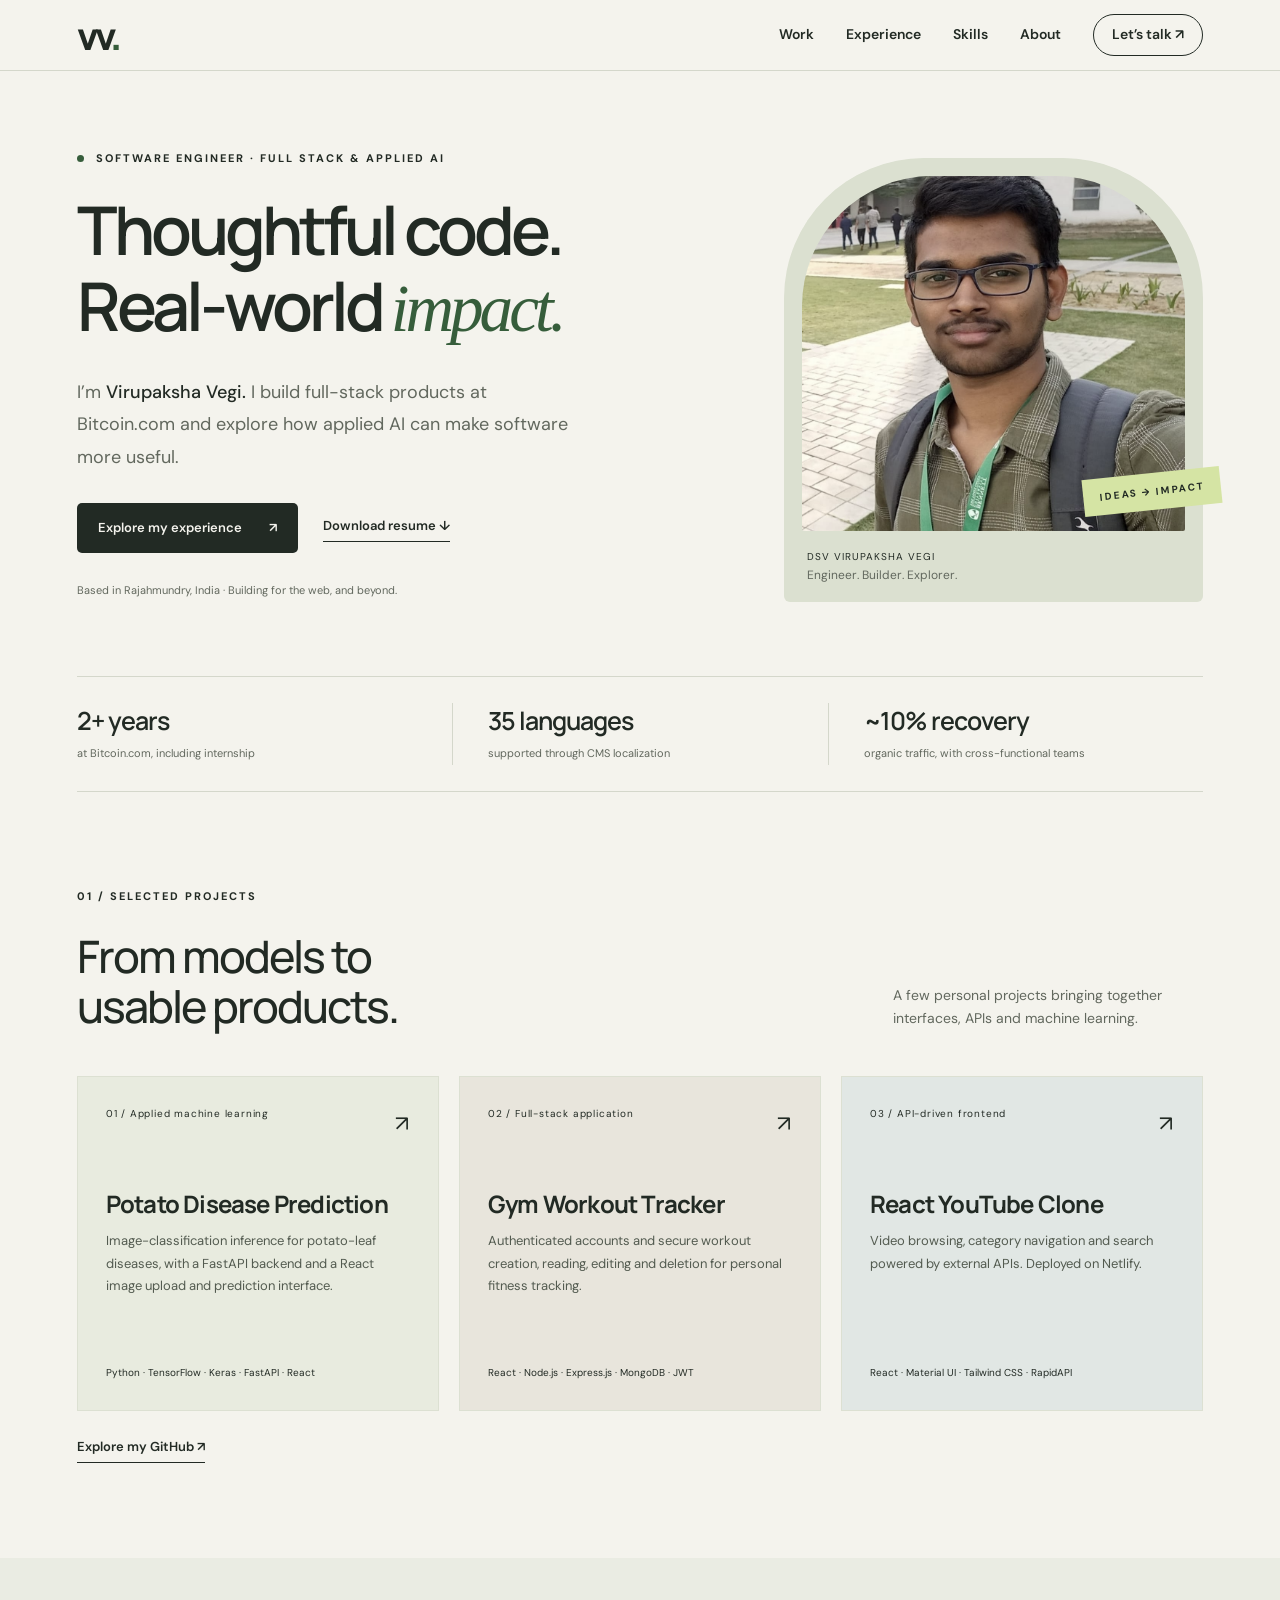
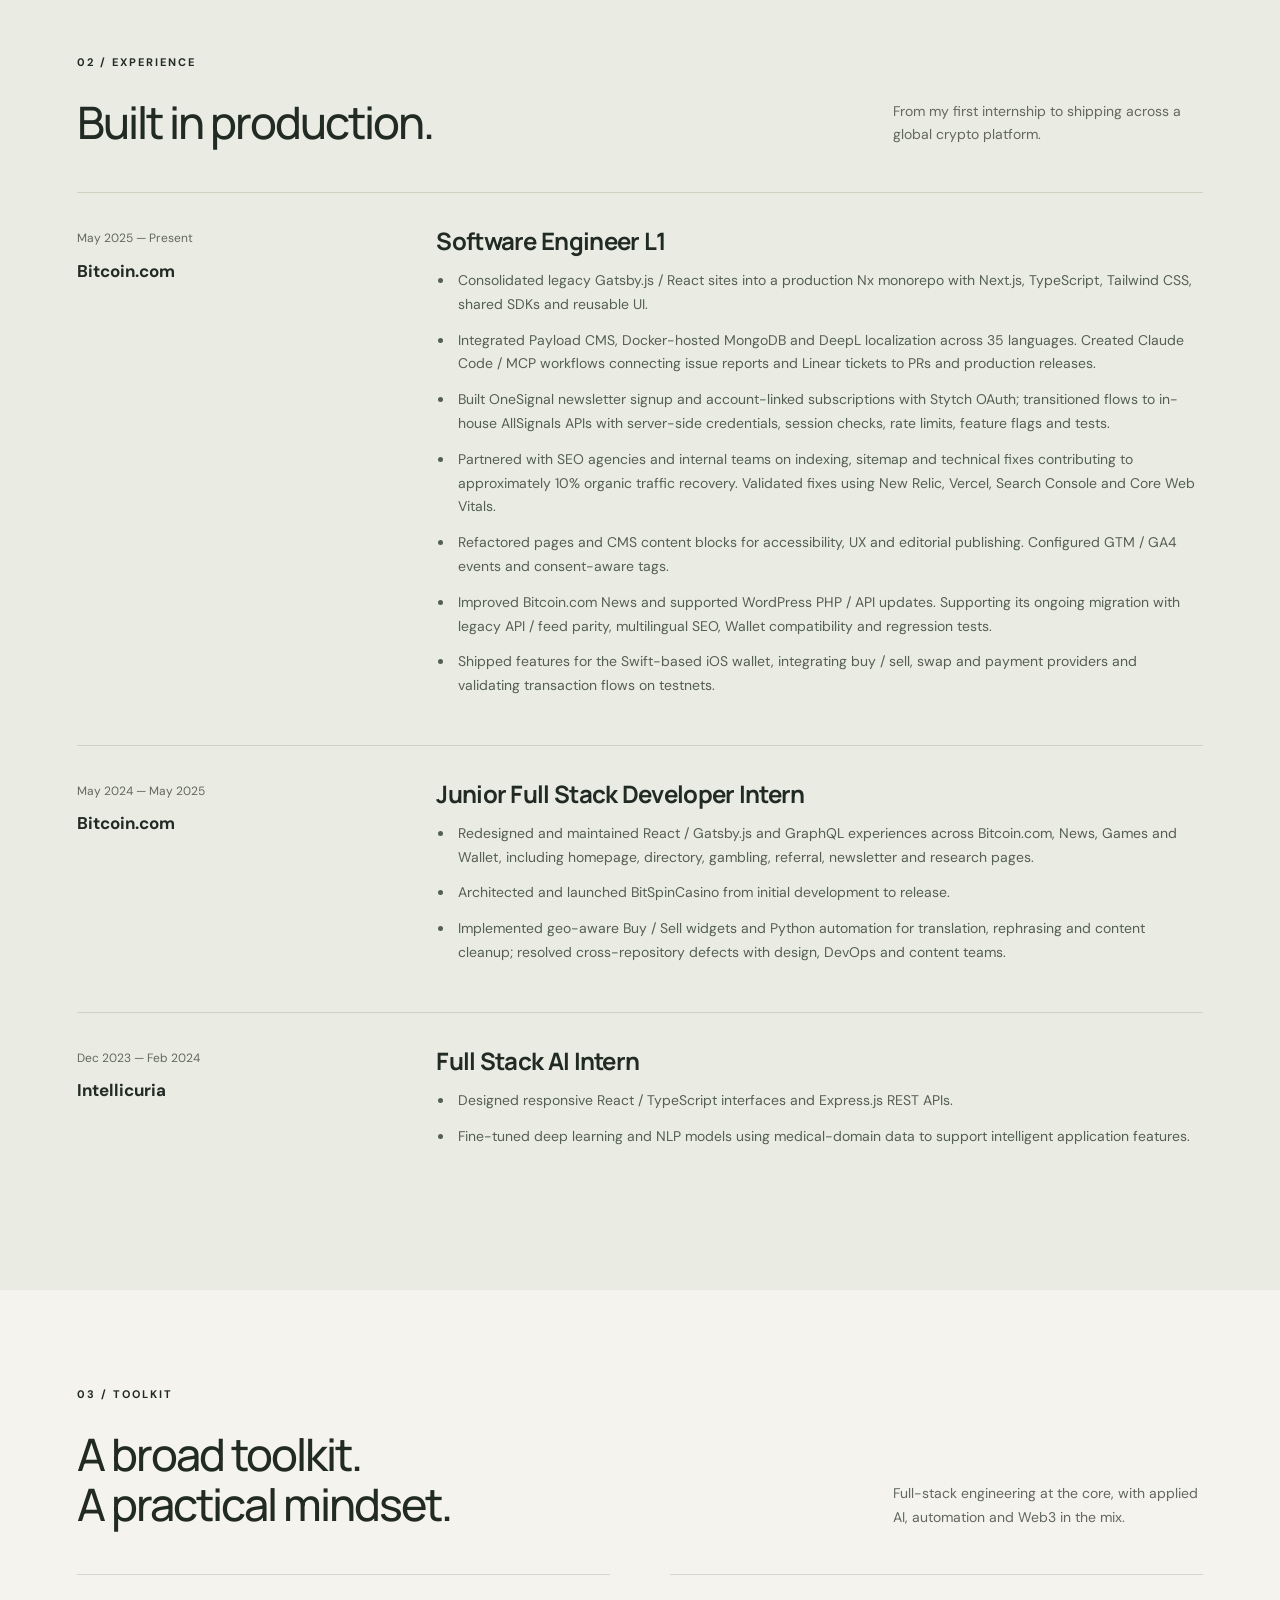
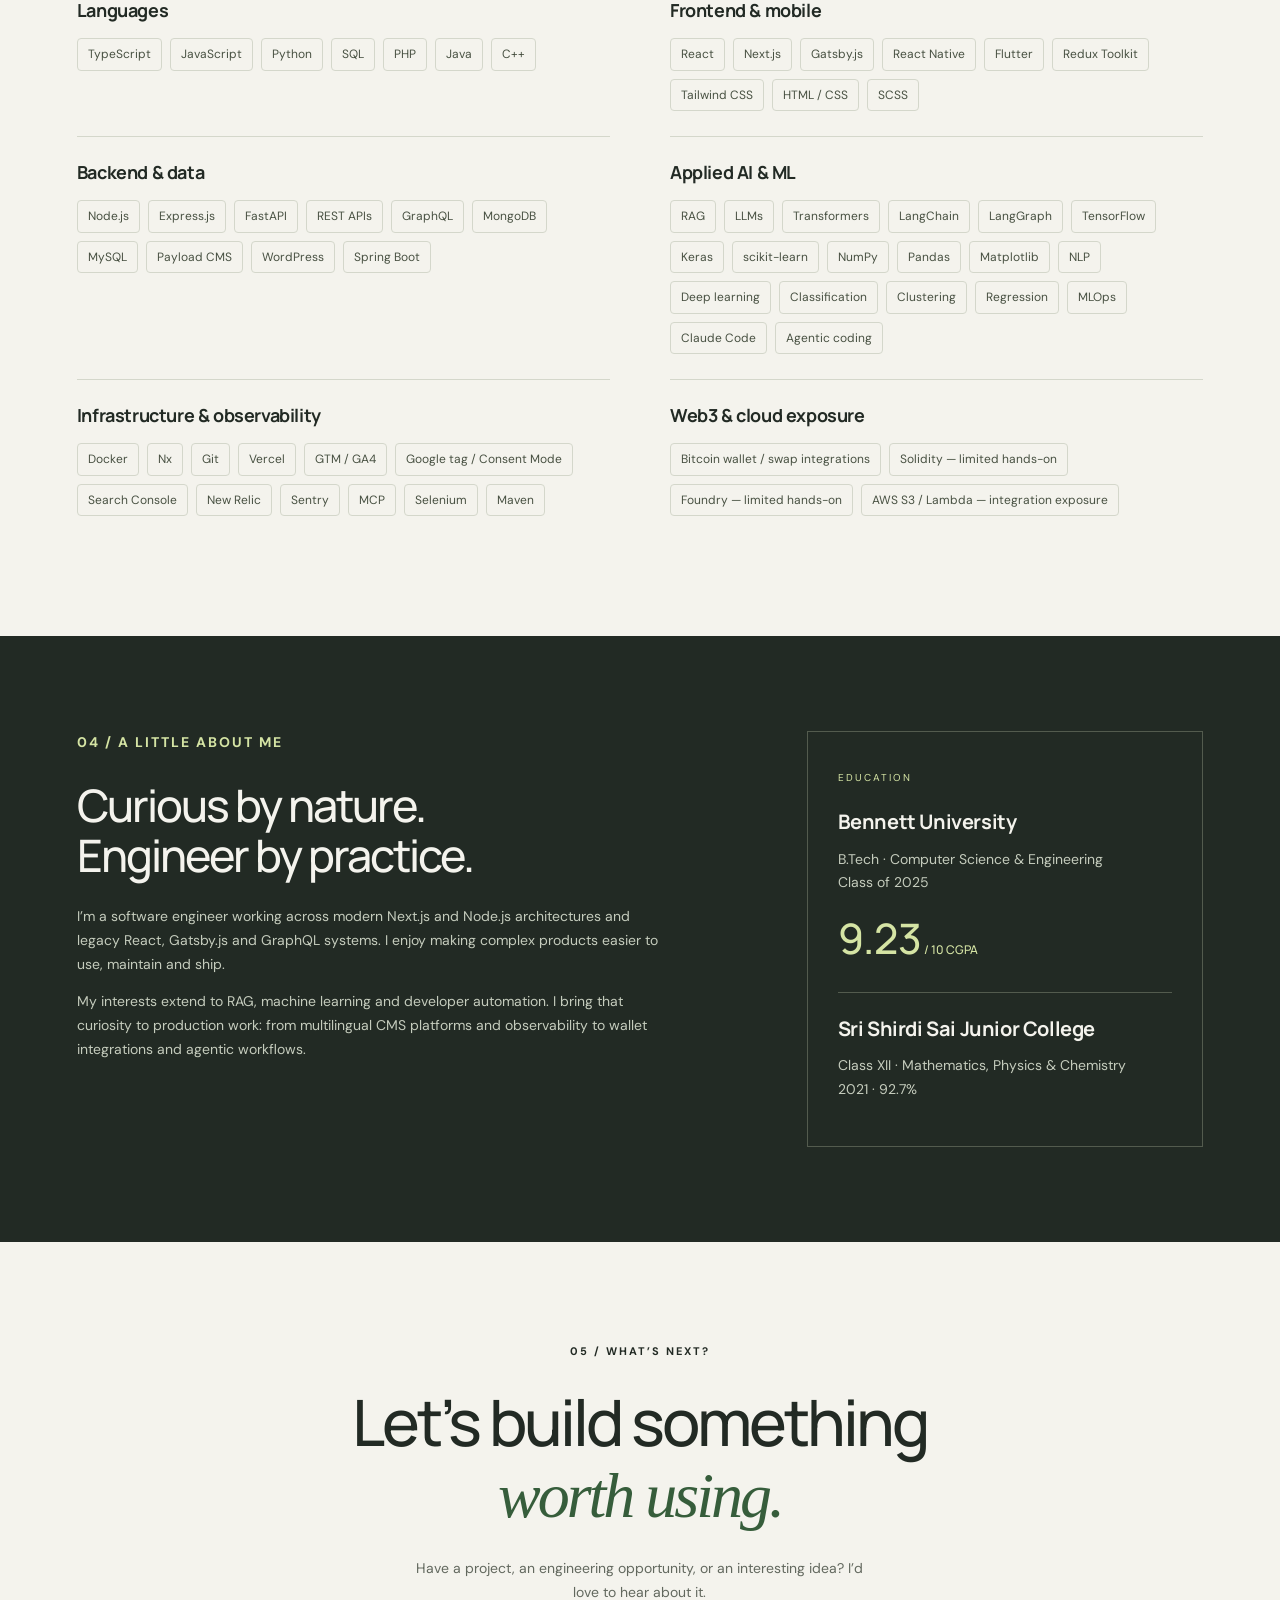
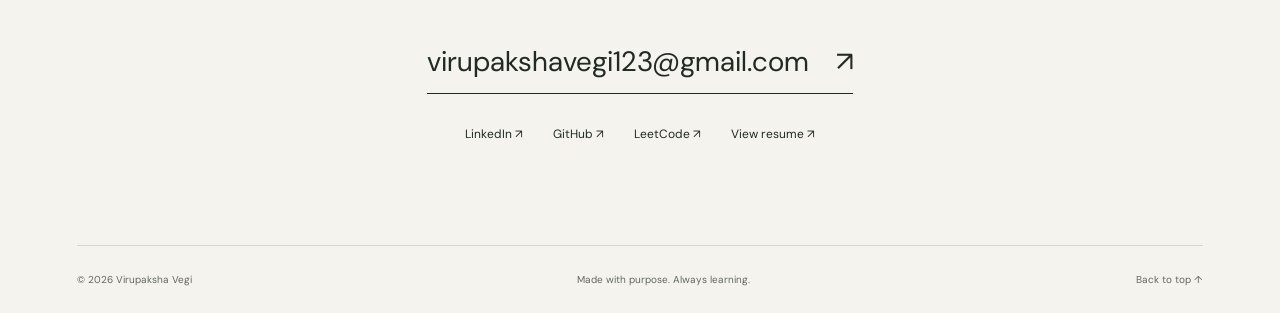
<file: index.html>
<!doctype html>
<html lang="en"><head><meta charset="utf-8"><meta name="viewport" content="width=device-width, initial-scale=1"><meta name="theme-color" content="#f4f3ed"><meta name="description" content="Virupaksha Vegi — Software Engineer at Bitcoin.com. Full-stack products, applied AI, multilingual platforms and Web3 integrations."><title>Virupaksha Vegi — Software Engineer & Applied AI</title><link rel="icon" href="favicon.svg" type="image/svg+xml"><link rel="stylesheet" href="style.css"><script src="script.js" defer></script></head>
<body><a class="skip" href="#main">Skip to content</a><header><a class="brand" href="#home" aria-label="Virupaksha Vegi home">vv<span>.</span></a><button class="menu-toggle" aria-controls="navigation" aria-expanded="false">Menu <span>+</span></button><nav id="navigation" aria-label="Main navigation"><a href="#work">Work</a><a href="#experience">Experience</a><a href="#skills">Skills</a><a href="#about">About</a><a class="nav-contact" href="#contact">Let’s talk ↗</a></nav></header>
<main id="main"><section class="hero wrap" id="home"><div class="hero-copy"><p class="eyebrow"><span class="dot"></span> SOFTWARE ENGINEER · FULL STACK & APPLIED AI</p><h1>Thoughtful code.<br>Real-world <em>impact.</em></h1><p class="intro">I’m <strong>Virupaksha Vegi.</strong> I build full-stack products at Bitcoin.com and explore how applied AI can make software more useful.</p><div class="actions"><a class="button dark" href="#experience">Explore my experience <span>↗</span></a><a class="text-link" href="Virupaksha_Vegi_Resume.pdf" download>Download resume ↓</a></div><p class="hero-note">Based in Rajahmundry, India · Building for the web, and beyond.</p></div><figure class="portrait"><img src="images/vegitcs.png" alt="Virupaksha Vegi" width="600" height="700"><figcaption><span>DSV VIRUPAKSHA VEGI</span><span>Engineer. Builder. Explorer.</span></figcaption><div class="portrait-label" aria-hidden="true">IDEAS → IMPACT</div></figure></section>
<div class="proof wrap"><div><strong>2+ years</strong><span>at Bitcoin.com, including internship</span></div><div><strong>35 languages</strong><span>supported through CMS localization</span></div><div><strong>~10% recovery</strong><span>organic traffic, with cross-functional teams</span></div></div>
<section class="wrap section" id="work"><div class="section-heading"><div><p class="eyebrow">01 / SELECTED PROJECTS</p><h2>From models to<br>usable products.</h2></div><p>A few personal projects bringing together interfaces, APIs and machine learning.</p></div><div class="projects"><article class="project"><div class="project-top"><span>01 / Applied machine learning</span><span aria-hidden="true">↗</span></div><h3>Potato Disease Prediction</h3><p>Image-classification inference for potato-leaf diseases, with a FastAPI backend and a React image upload and prediction interface.</p><small>Python · TensorFlow · Keras · FastAPI · React</small></article><article class="project"><div class="project-top"><span>02 / Full-stack application</span><span aria-hidden="true">↗</span></div><h3>Gym Workout Tracker</h3><p>Authenticated accounts and secure workout creation, reading, editing and deletion for personal fitness tracking.</p><small>React · Node.js · Express.js · MongoDB · JWT</small></article><article class="project"><div class="project-top"><span>03 / API-driven frontend</span><span aria-hidden="true">↗</span></div><h3>React YouTube Clone</h3><p>Video browsing, category navigation and search powered by external APIs. Deployed on Netlify.</p><small>React · Material UI · Tailwind CSS · RapidAPI</small></article></div><a class="text-link more" href="https://github.com/Virupakshavegi" target="_blank" rel="noopener noreferrer">Explore my GitHub ↗</a></section>
<section class="experience section" id="experience"><div class="wrap"><div class="section-heading"><div><p class="eyebrow">02 / EXPERIENCE</p><h2>Built in production.</h2></div><p>From my first internship to shipping across a global crypto platform.</p></div><article class="role"><div class="role-meta">May 2025 — Present<br><strong>Bitcoin.com</strong></div><div><h3>Software Engineer L1</h3><ul><li>Consolidated legacy Gatsby.js / React sites into a production Nx monorepo with Next.js, TypeScript, Tailwind CSS, shared SDKs and reusable UI.</li><li>Integrated Payload CMS, Docker-hosted MongoDB and DeepL localization across 35 languages. Created Claude Code / MCP workflows connecting issue reports and Linear tickets to PRs and production releases.</li><li>Built OneSignal newsletter signup and account-linked subscriptions with Stytch OAuth; transitioned flows to in-house AllSignals APIs with server-side credentials, session checks, rate limits, feature flags and tests.</li><li>Partnered with SEO agencies and internal teams on indexing, sitemap and technical fixes contributing to approximately 10% organic traffic recovery. Validated fixes using New Relic, Vercel, Search Console and Core Web Vitals.</li><li>Refactored pages and CMS content blocks for accessibility, UX and editorial publishing. Configured GTM / GA4 events and consent-aware tags.</li><li>Improved Bitcoin.com News and supported WordPress PHP / API updates. Supporting its ongoing migration with legacy API / feed parity, multilingual SEO, Wallet compatibility and regression tests.</li><li>Shipped features for the Swift-based iOS wallet, integrating buy / sell, swap and payment providers and validating transaction flows on testnets.</li></ul></div></article><article class="role"><div class="role-meta">May 2024 — May 2025<br><strong>Bitcoin.com</strong></div><div><h3>Junior Full Stack Developer Intern</h3><ul><li>Redesigned and maintained React / Gatsby.js and GraphQL experiences across Bitcoin.com, News, Games and Wallet, including homepage, directory, gambling, referral, newsletter and research pages.</li><li>Architected and launched BitSpinCasino from initial development to release.</li><li>Implemented geo-aware Buy / Sell widgets and Python automation for translation, rephrasing and content cleanup; resolved cross-repository defects with design, DevOps and content teams.</li></ul></div></article><article class="role"><div class="role-meta">Dec 2023 — Feb 2024<br><strong>Intellicuria</strong></div><div><h3>Full Stack AI Intern</h3><ul><li>Designed responsive React / TypeScript interfaces and Express.js REST APIs.</li><li>Fine-tuned deep learning and NLP models using medical-domain data to support intelligent application features.</li></ul></div></article></div></section>
<section class="wrap section" id="skills"><div class="section-heading"><div><p class="eyebrow">03 / TOOLKIT</p><h2>A broad toolkit.<br>A practical mindset.</h2></div><p>Full-stack engineering at the core, with applied AI, automation and Web3 in the mix.</p></div><div class="skills"><article class="skill-group"><h3>Languages</h3><div class="tags"><span>TypeScript</span><span>JavaScript</span><span>Python</span><span>SQL</span><span>PHP</span><span>Java</span><span>C++</span></div></article><article class="skill-group"><h3>Frontend & mobile</h3><div class="tags"><span>React</span><span>Next.js</span><span>Gatsby.js</span><span>React Native</span><span>Flutter</span><span>Redux Toolkit</span><span>Tailwind CSS</span><span>HTML / CSS</span><span>SCSS</span></div></article><article class="skill-group"><h3>Backend & data</h3><div class="tags"><span>Node.js</span><span>Express.js</span><span>FastAPI</span><span>REST APIs</span><span>GraphQL</span><span>MongoDB</span><span>MySQL</span><span>Payload CMS</span><span>WordPress</span><span>Spring Boot</span></div></article><article class="skill-group"><h3>Applied AI & ML</h3><div class="tags"><span>RAG</span><span>LLMs</span><span>Transformers</span><span>LangChain</span><span>LangGraph</span><span>TensorFlow</span><span>Keras</span><span>scikit-learn</span><span>NumPy</span><span>Pandas</span><span>Matplotlib</span><span>NLP</span><span>Deep learning</span><span>Classification</span><span>Clustering</span><span>Regression</span><span>MLOps</span><span>Claude Code</span><span>Agentic coding</span></div></article><article class="skill-group"><h3>Infrastructure & observability</h3><div class="tags"><span>Docker</span><span>Nx</span><span>Git</span><span>Vercel</span><span>GTM / GA4</span><span>Google tag / Consent Mode</span><span>Search Console</span><span>New Relic</span><span>Sentry</span><span>MCP</span><span>Selenium</span><span>Maven</span></div></article><article class="skill-group"><h3>Web3 & cloud exposure</h3><div class="tags"><span>Bitcoin wallet / swap integrations</span><span>Solidity — limited hands-on</span><span>Foundry — limited hands-on</span><span>AWS S3 / Lambda — integration exposure</span></div></article></div></section>
<section class="about section" id="about"><div class="wrap about-grid"><div><p class="eyebrow">04 / A LITTLE ABOUT ME</p><h2>Curious by nature.<br>Engineer by practice.</h2><p>I’m a software engineer working across modern Next.js and Node.js architectures and legacy React, Gatsby.js and GraphQL systems. I enjoy making complex products easier to use, maintain and ship.</p><p>My interests extend to RAG, machine learning and developer automation. I bring that curiosity to production work: from multilingual CMS platforms and observability to wallet integrations and agentic workflows.</p></div><div class="education"><span class="mini-label">EDUCATION</span><h3>Bennett University</h3><p>B.Tech · Computer Science & Engineering<br>Class of 2025</p><strong class="grade">9.23<span> / 10 CGPA</span></strong><hr><h3>Sri Shirdi Sai Junior College</h3><p>Class XII · Mathematics, Physics & Chemistry<br>2021 · 92.7%</p></div></div></section>
<section class="wrap contact section" id="contact"><p class="eyebrow">05 / WHAT’S NEXT?</p><h2>Let’s build something<br><em>worth using.</em></h2><p>Have a project, an engineering opportunity, or an interesting idea? I’d love to hear about it.</p><a class="email" href="mailto:virupakshavegi123@gmail.com">virupakshavegi123@gmail.com <span>↗</span></a><div class="contact-links"><a href="https://www.linkedin.com/in/virupaksha-vegi/" target="_blank" rel="noopener noreferrer">LinkedIn ↗</a><a href="https://github.com/Virupakshavegi" target="_blank" rel="noopener noreferrer">GitHub ↗</a><a href="https://leetcode.com/u/Virupakshavegi/" target="_blank" rel="noopener noreferrer">LeetCode ↗</a><a href="Virupaksha_Vegi_Resume.pdf">View resume ↗</a></div></section></main><footer class="wrap"><span>© <span id="year">2026</span> Virupaksha Vegi</span><span>Made with purpose. Always learning.</span><a href="#home">Back to top ↑</a></footer></body></html>
</file>
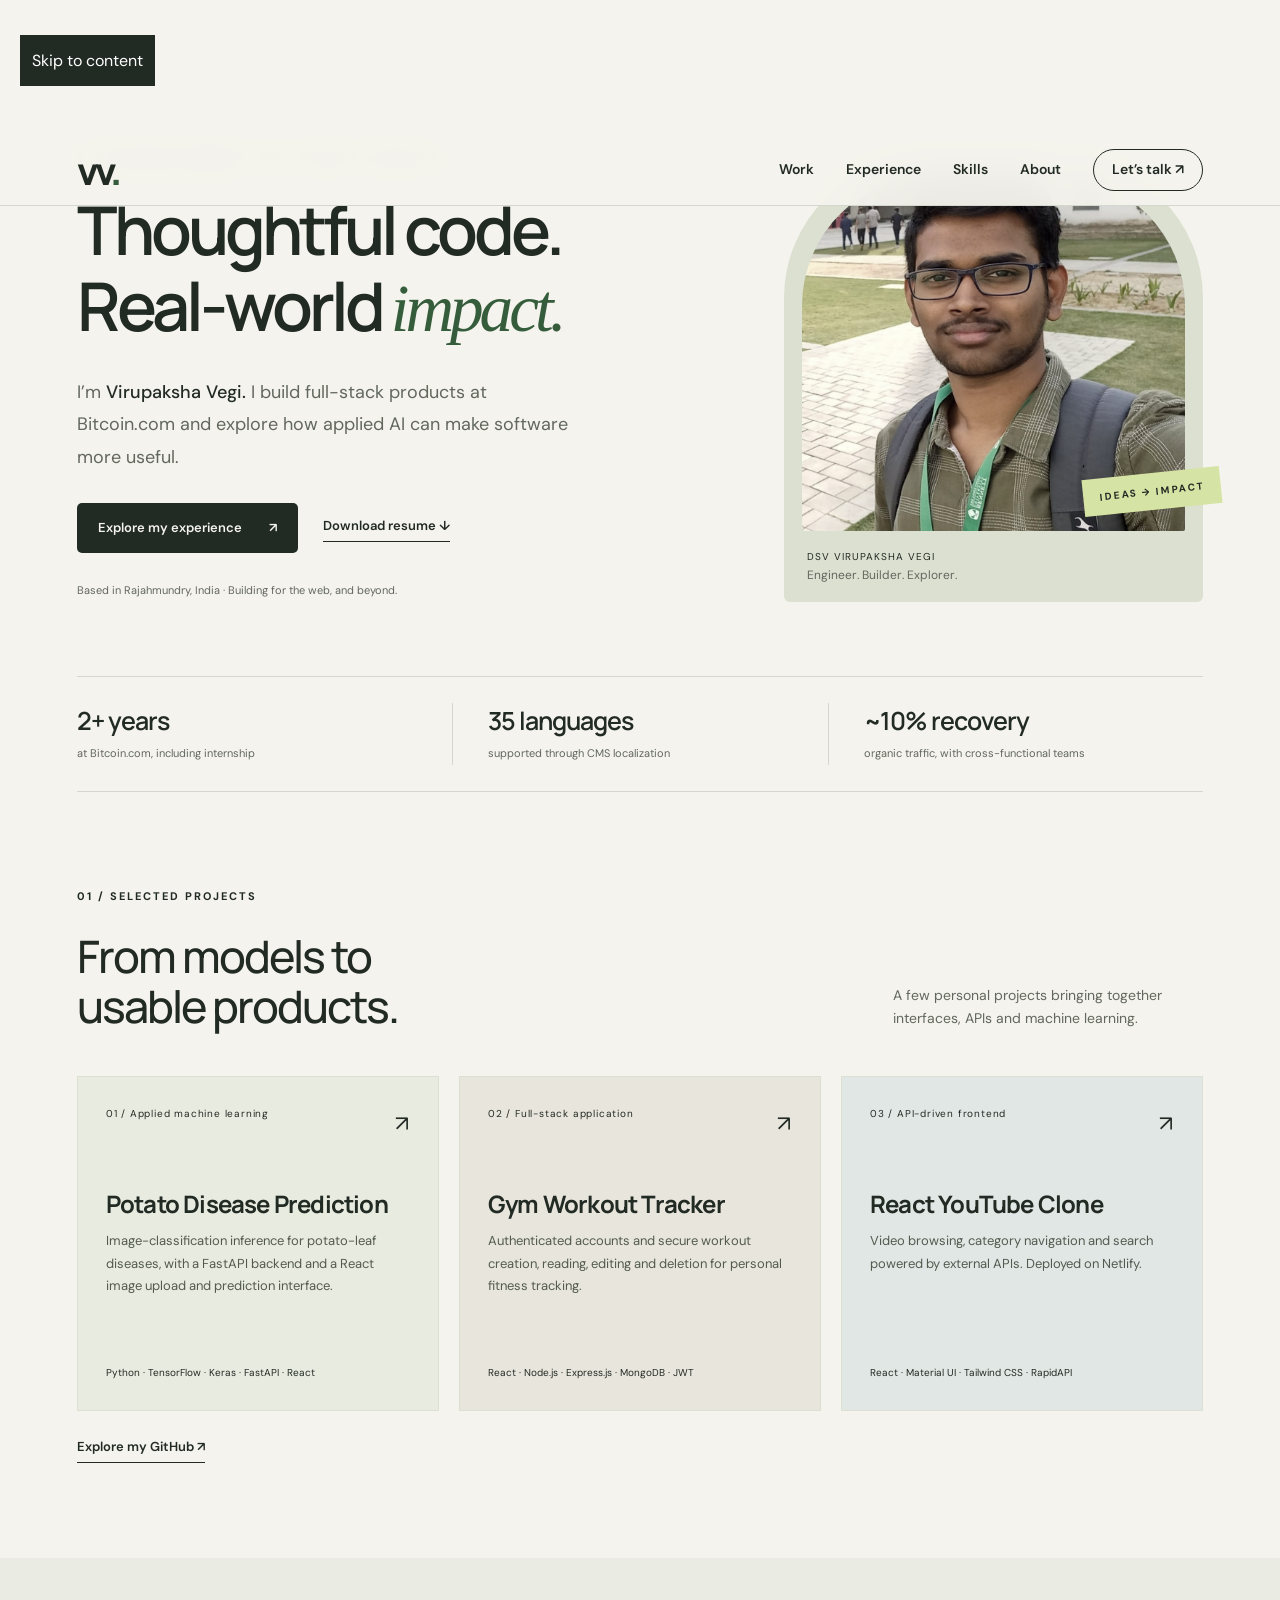
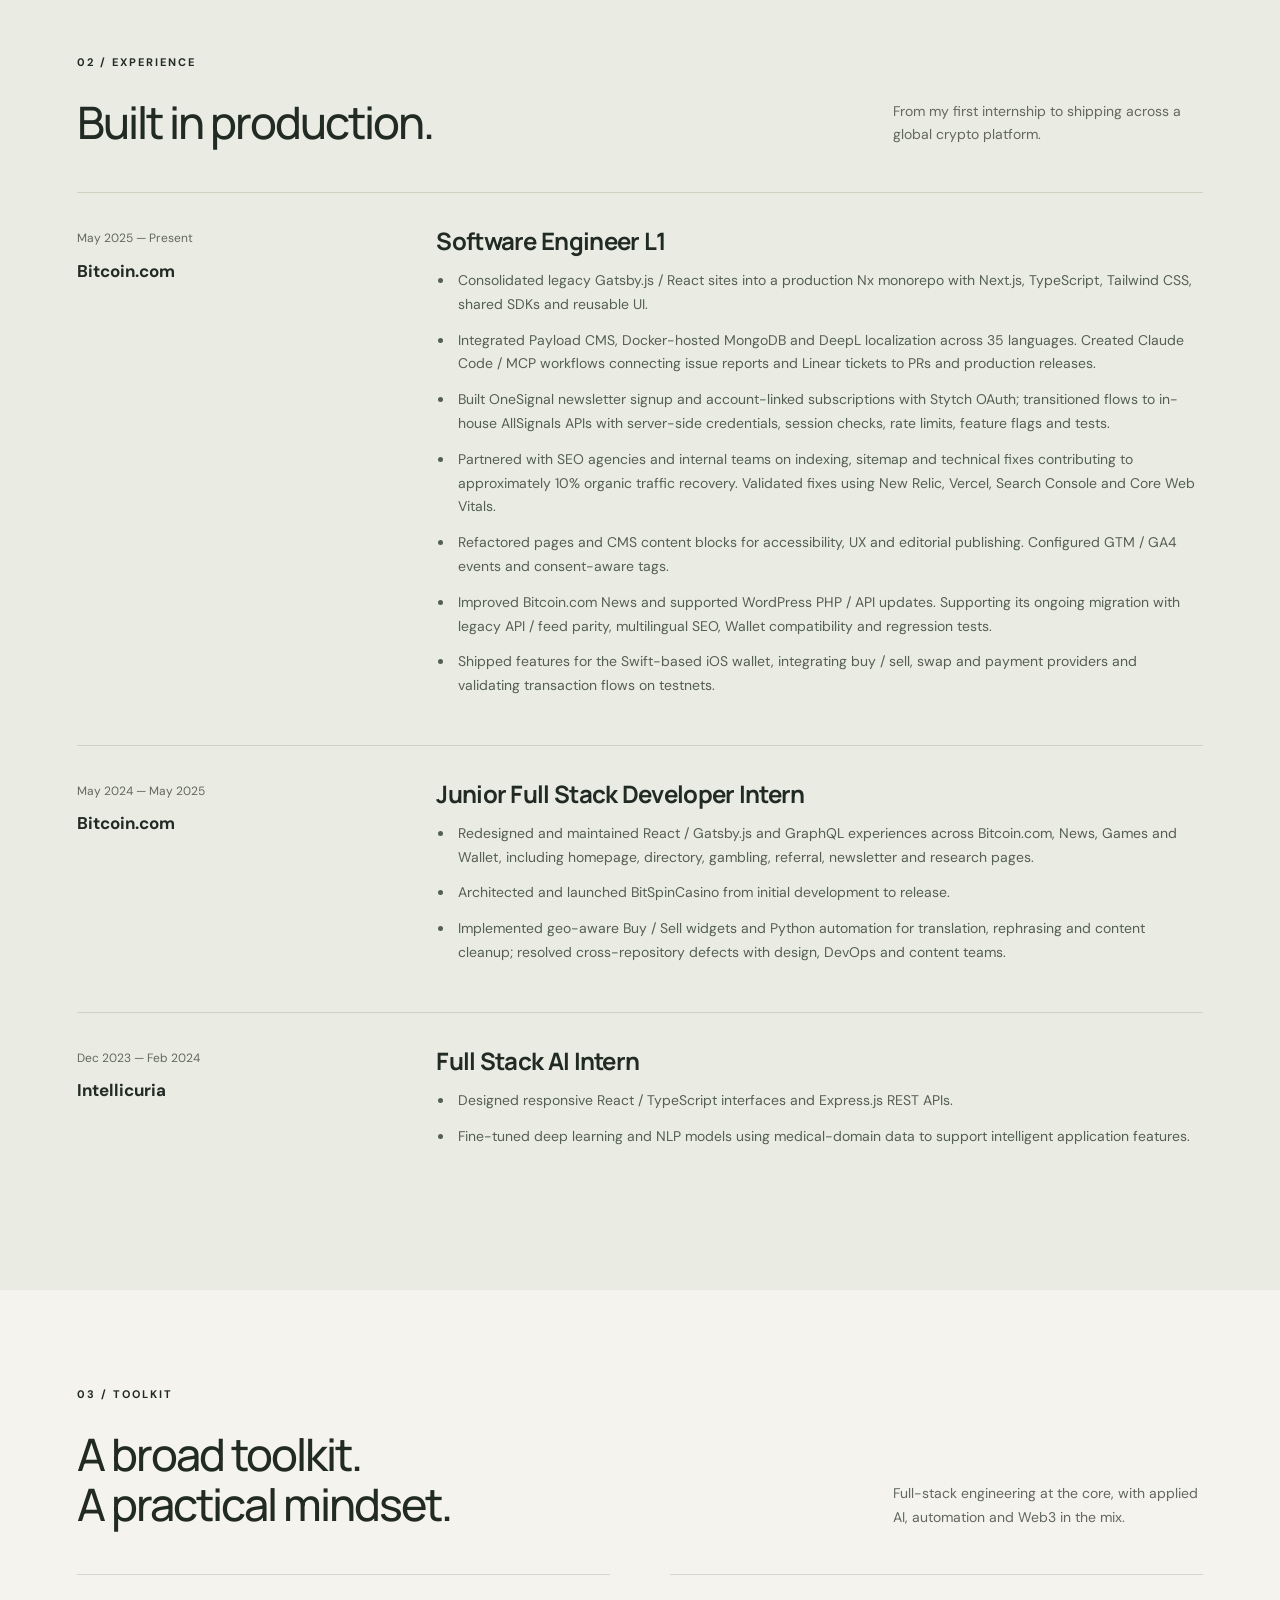
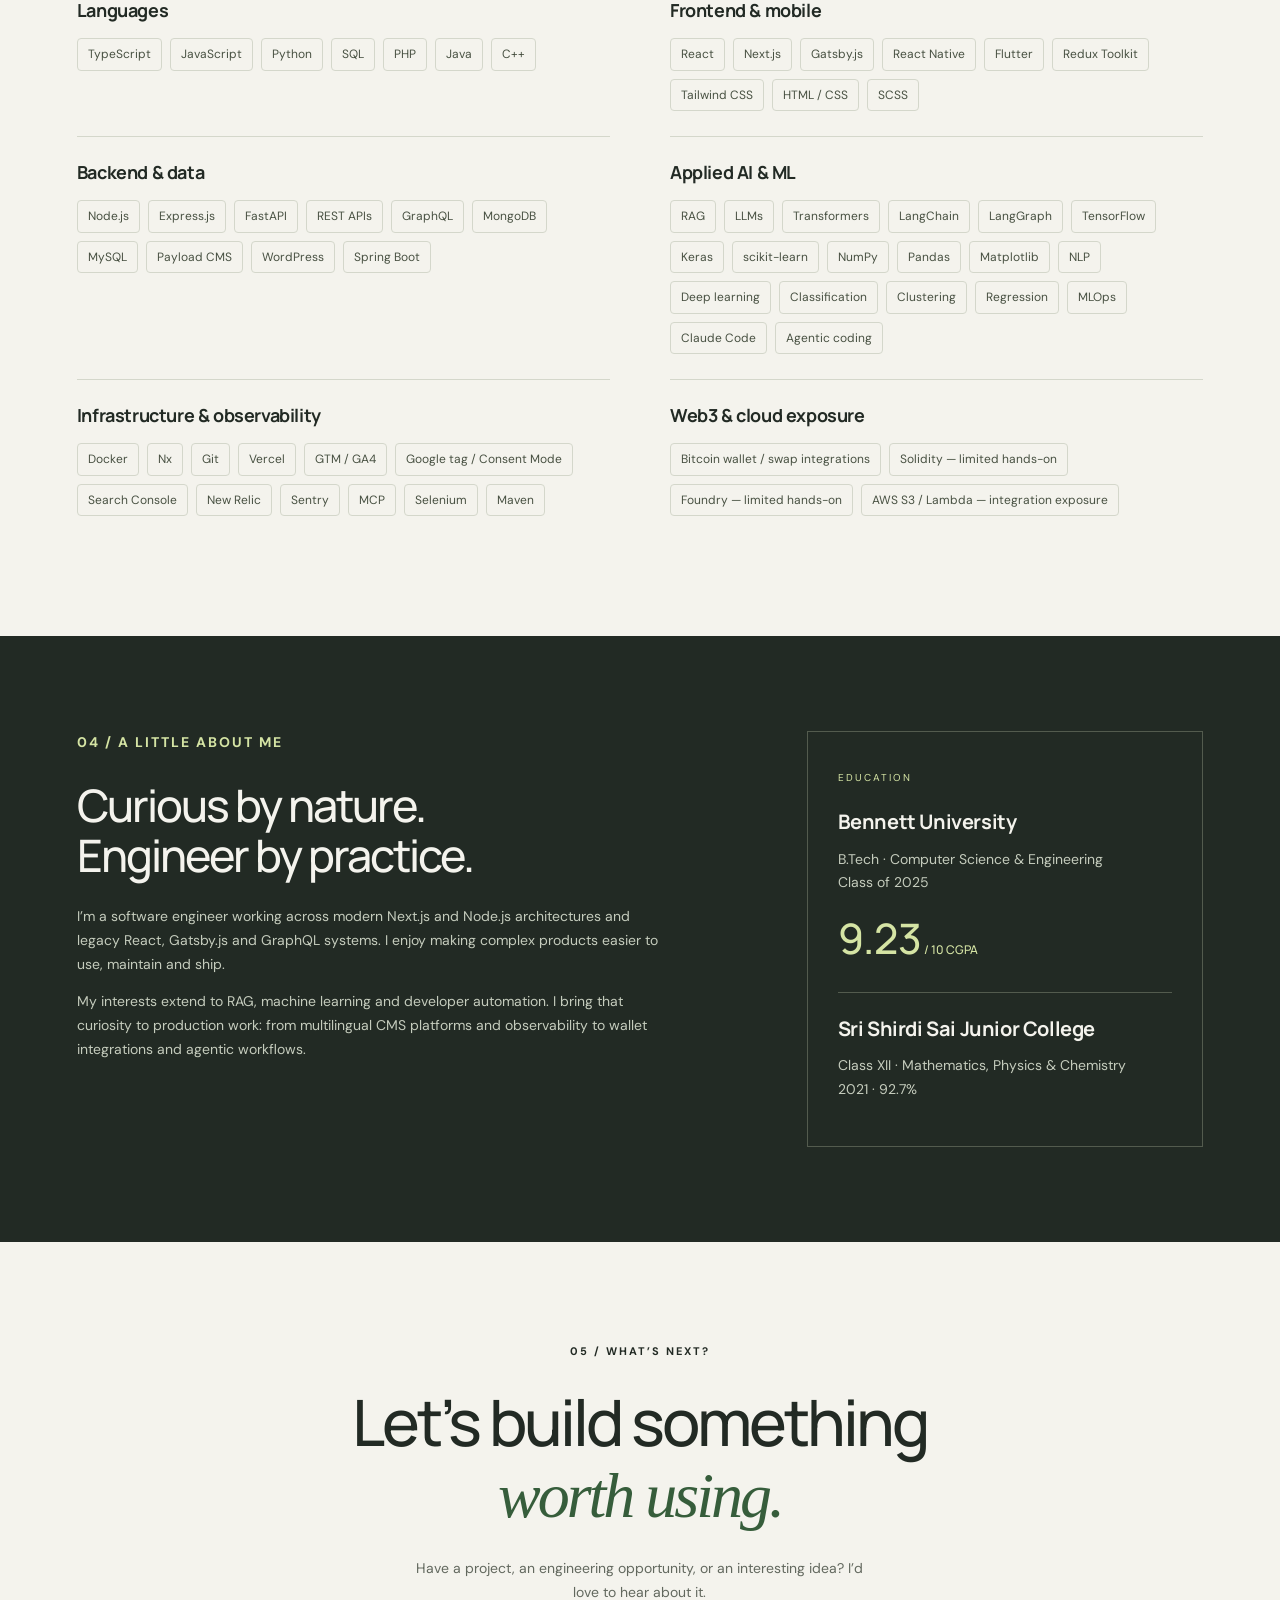
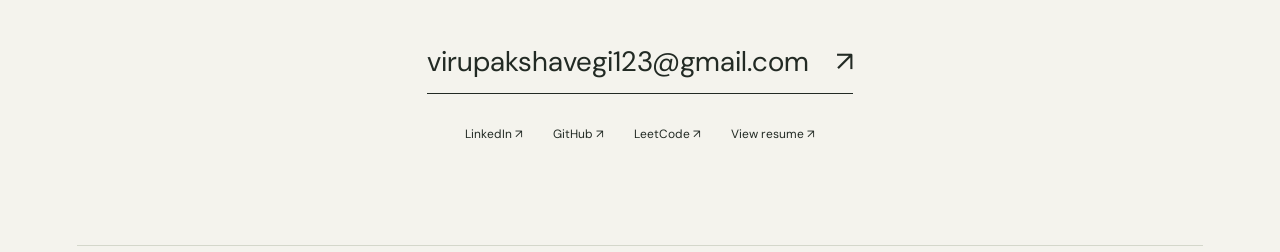
<file: about.html>
<!doctype html><html lang="en"><head><meta charset="utf-8"><meta name="viewport" content="width=device-width, initial-scale=1"><meta http-equiv="refresh" content="0;url=index.html#about"><title>About — Virupaksha Vegi</title><link rel="canonical" href="https://portfolio-website-nu-teal.vercel.app/#about"></head><body><a href="index.html#about">Continue to about</a></body></html>
</file>
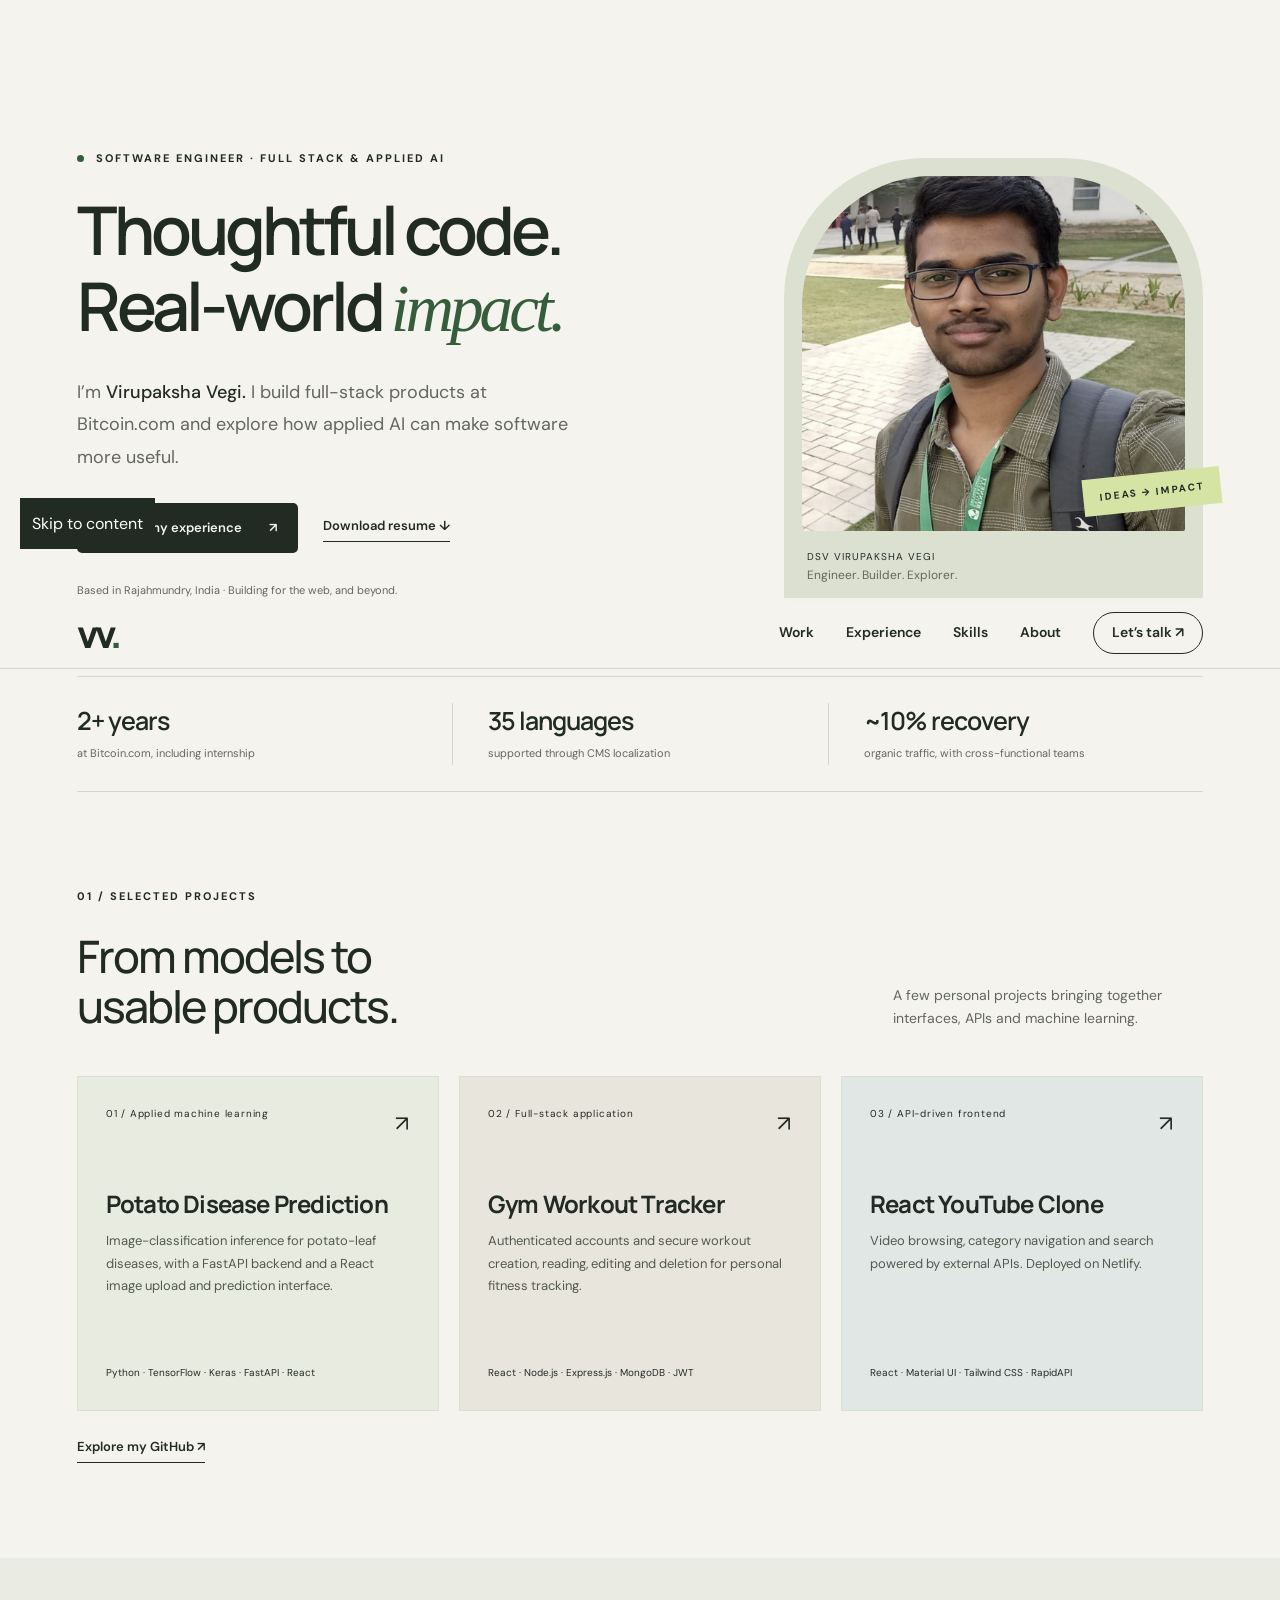
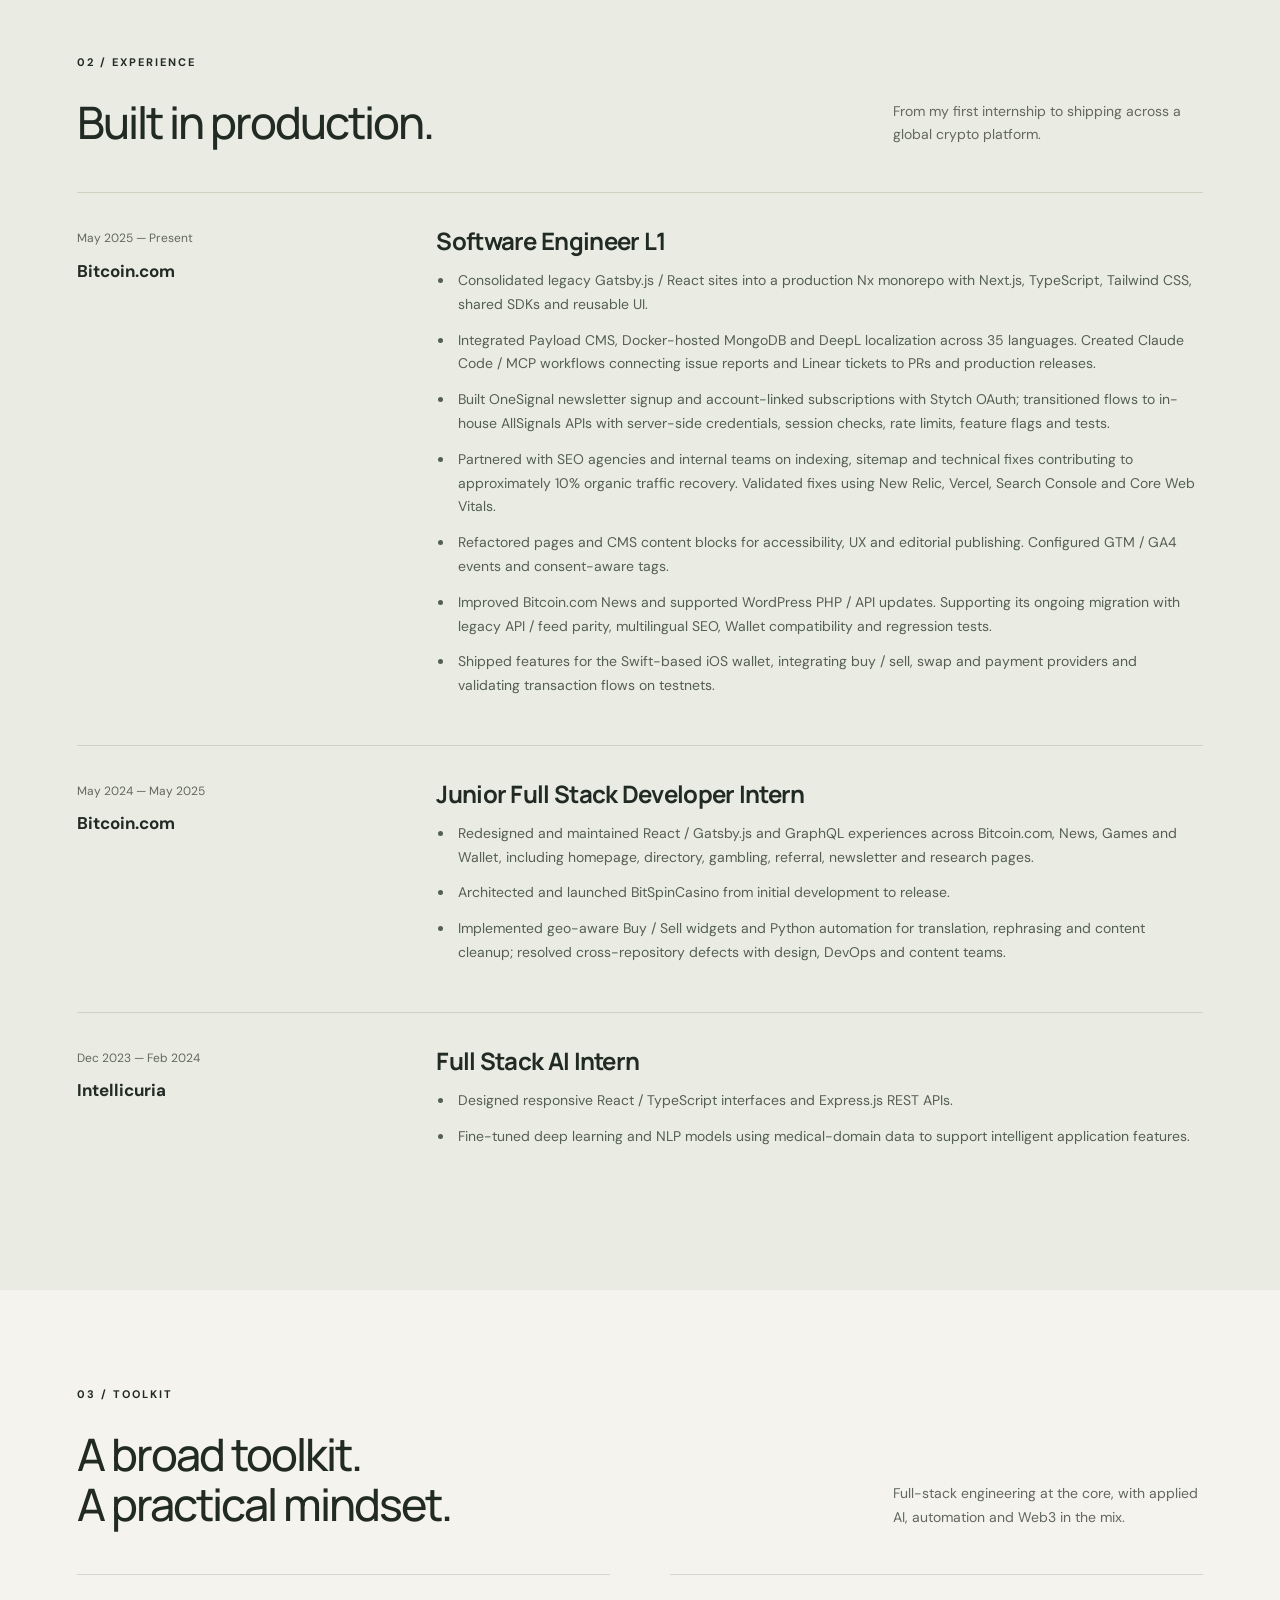
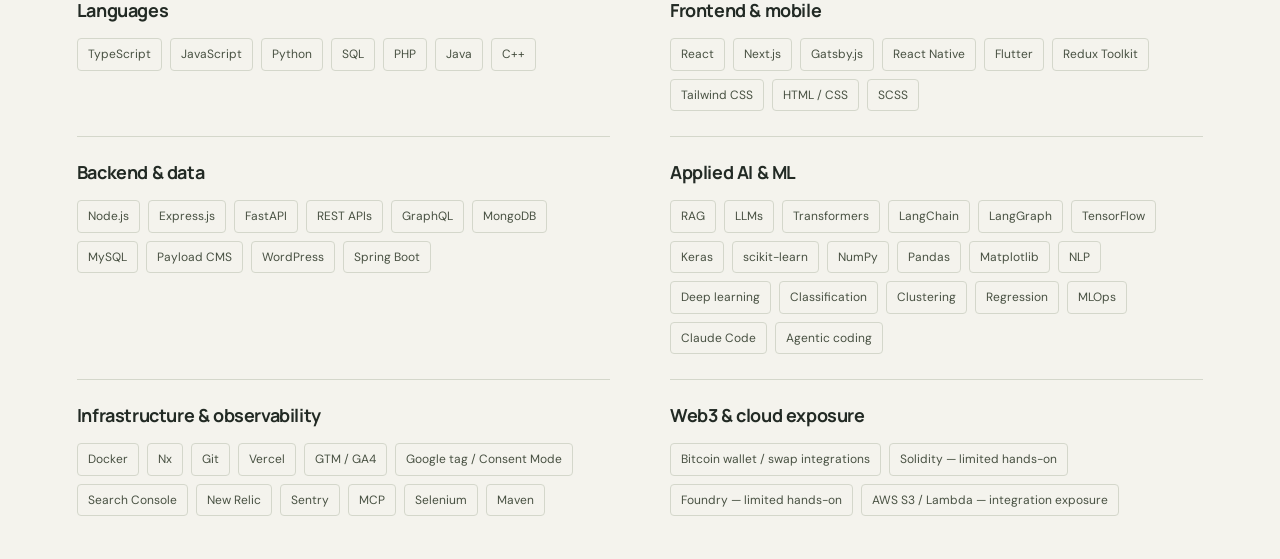
<file: contact.html>
<!doctype html><html lang="en"><head><meta charset="utf-8"><meta name="viewport" content="width=device-width, initial-scale=1"><meta http-equiv="refresh" content="0;url=index.html#contact"><title>Contact — Virupaksha Vegi</title><link rel="canonical" href="https://portfolio-website-nu-teal.vercel.app/#contact"></head><body><a href="index.html#contact">Continue to contact</a></body></html>
</file>
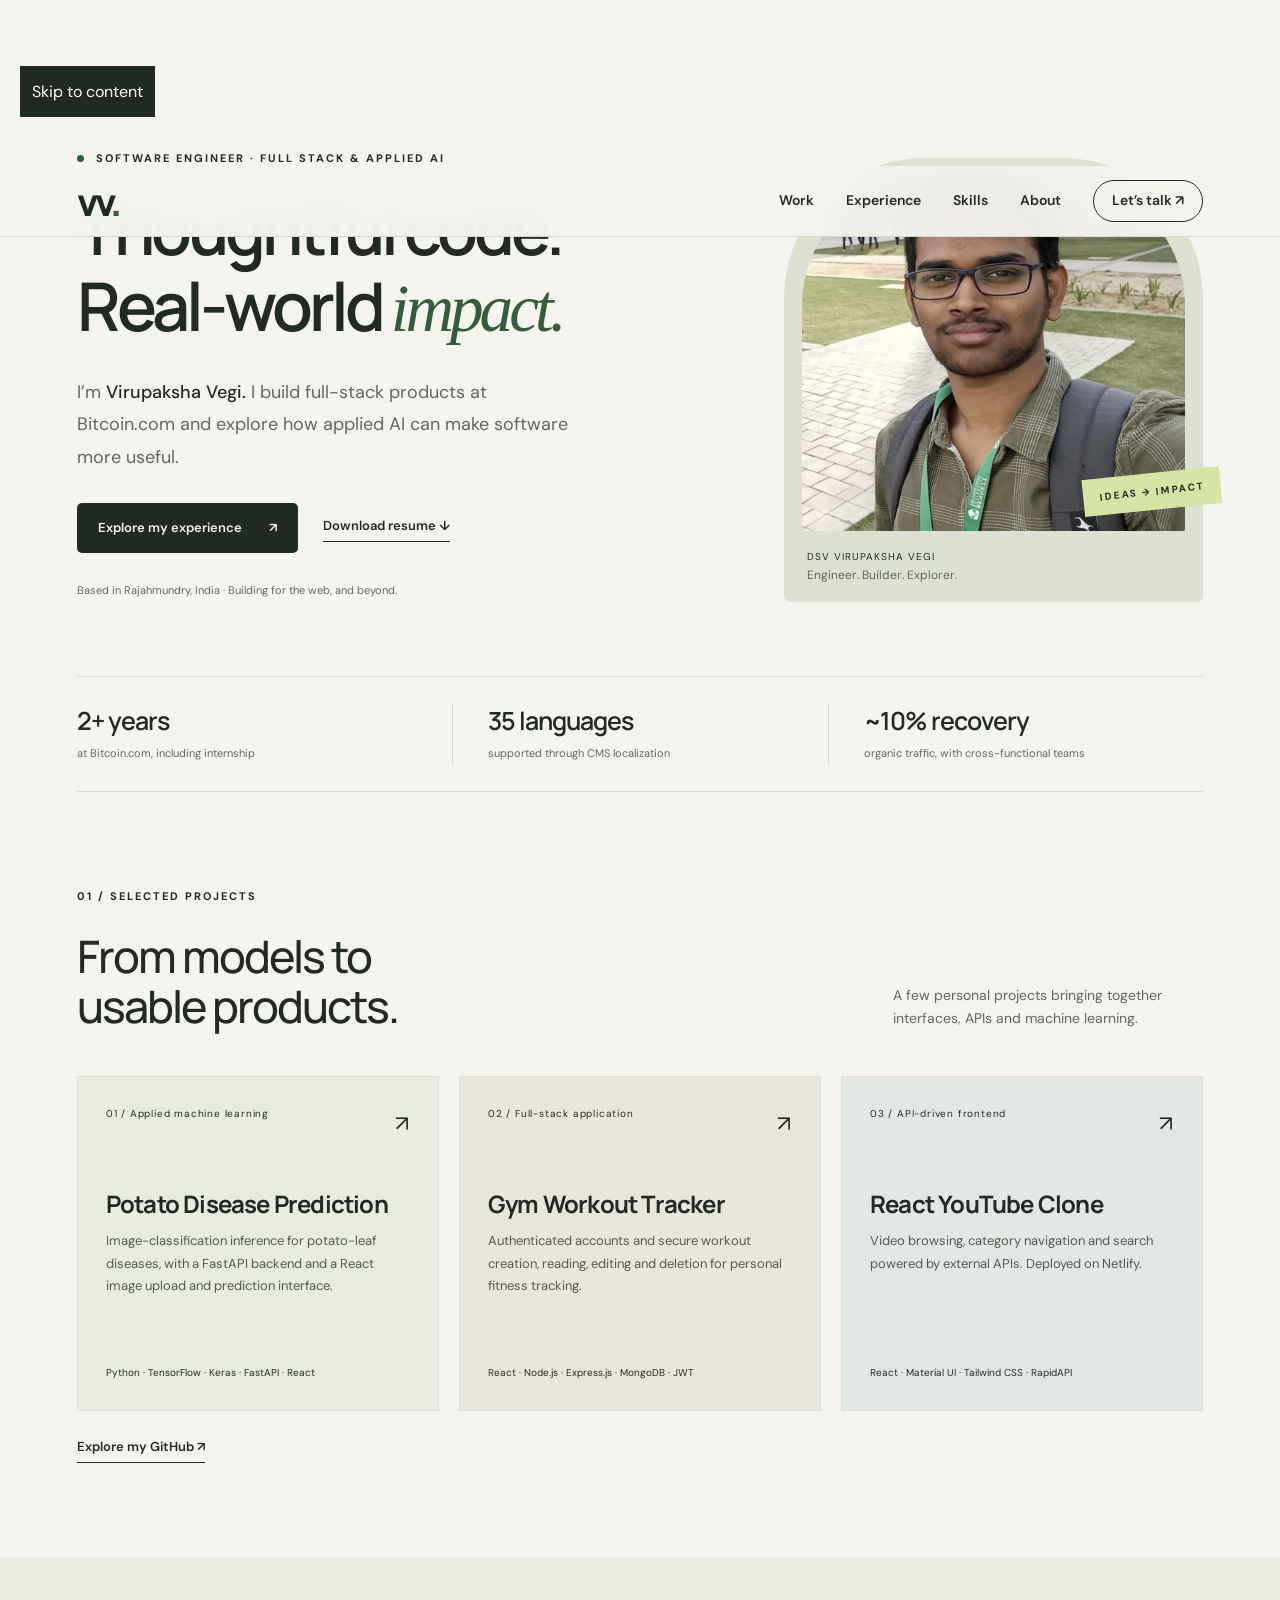
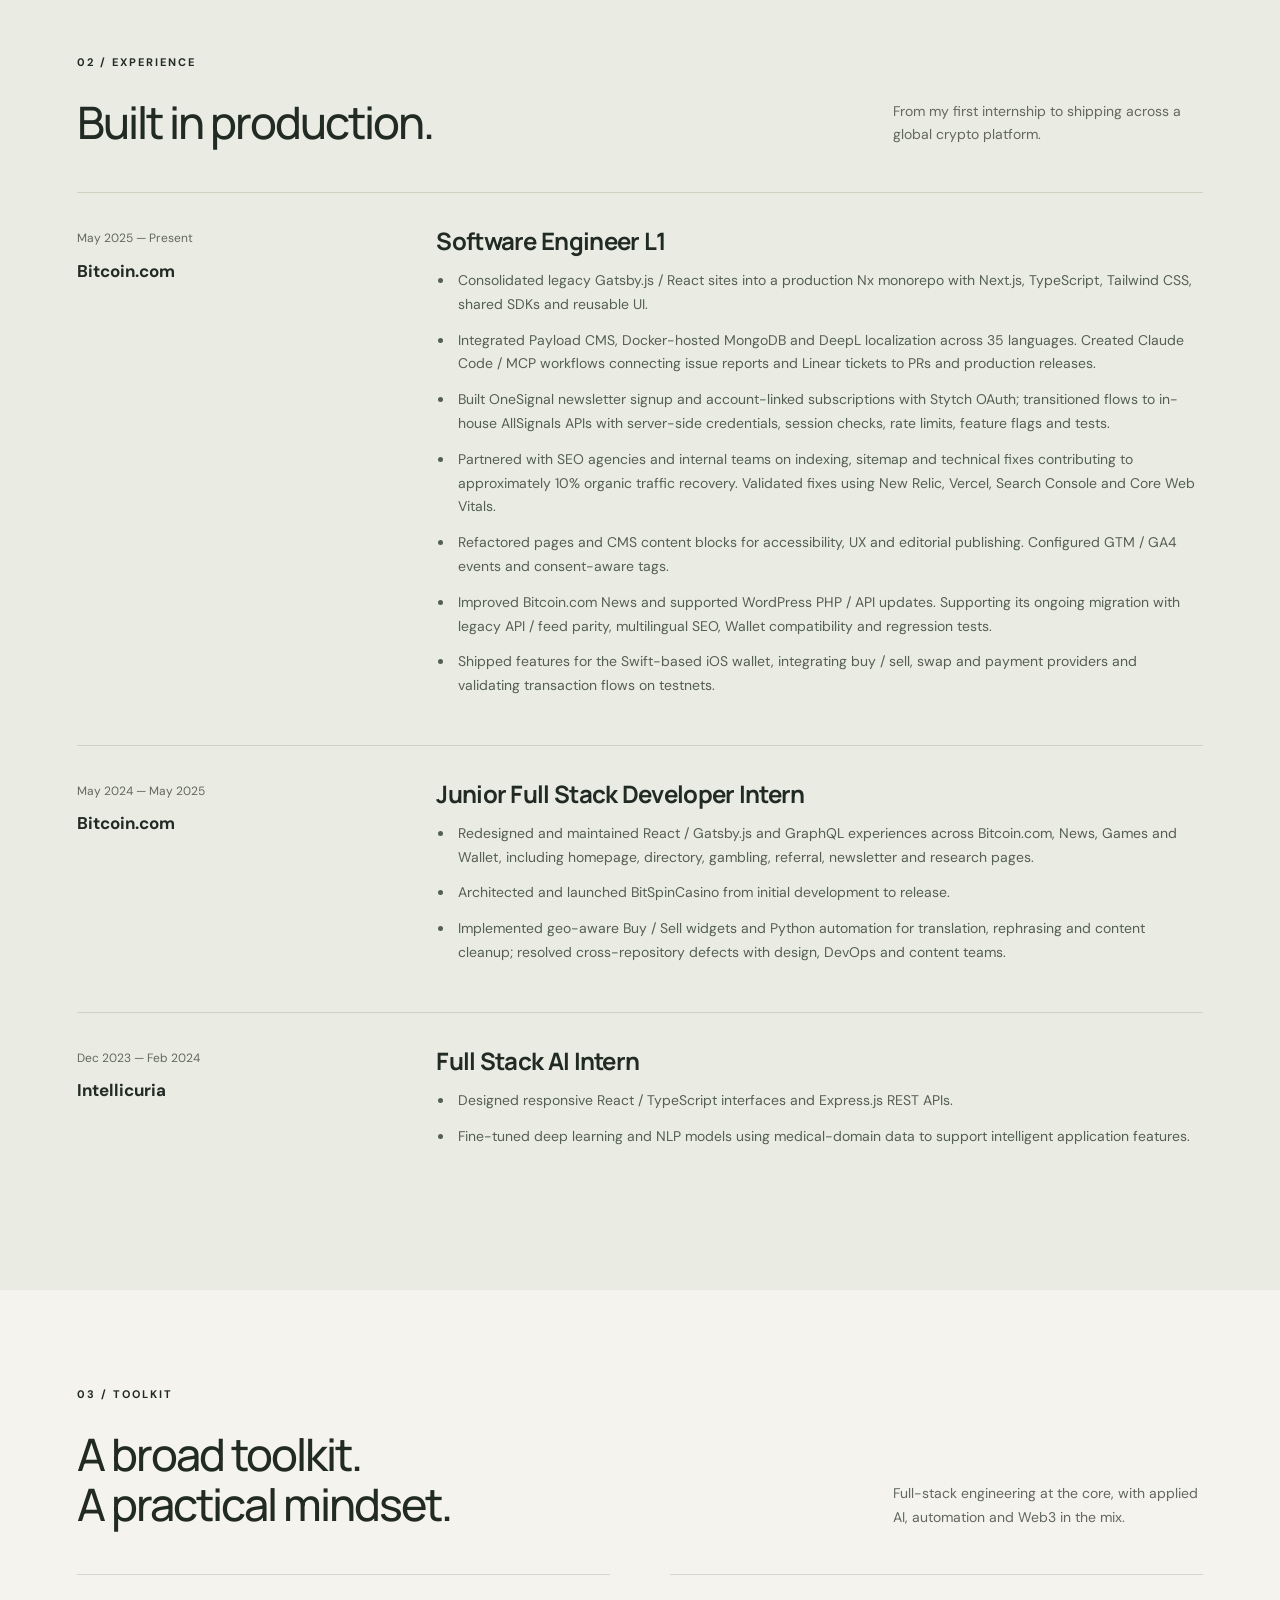
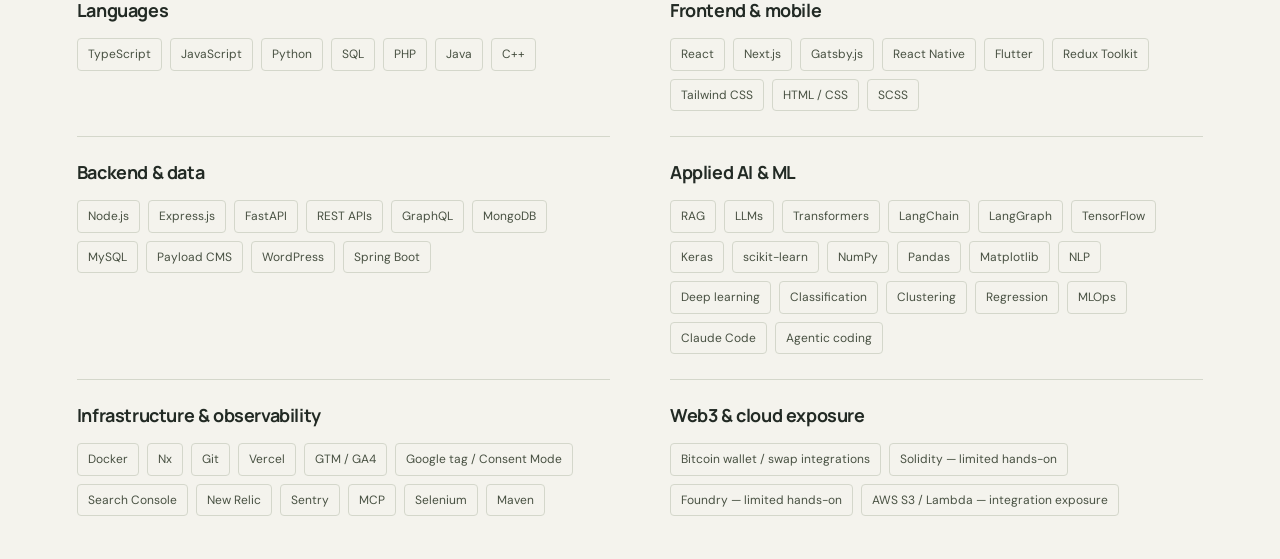
<file: experience.html>
<!doctype html><html lang="en"><head><meta charset="utf-8"><meta name="viewport" content="width=device-width, initial-scale=1"><meta http-equiv="refresh" content="0;url=index.html#experience"><title>Experience — Virupaksha Vegi</title><link rel="canonical" href="https://portfolio-website-nu-teal.vercel.app/#experience"></head><body><a href="index.html#experience">Continue to experience</a></body></html>
</file>
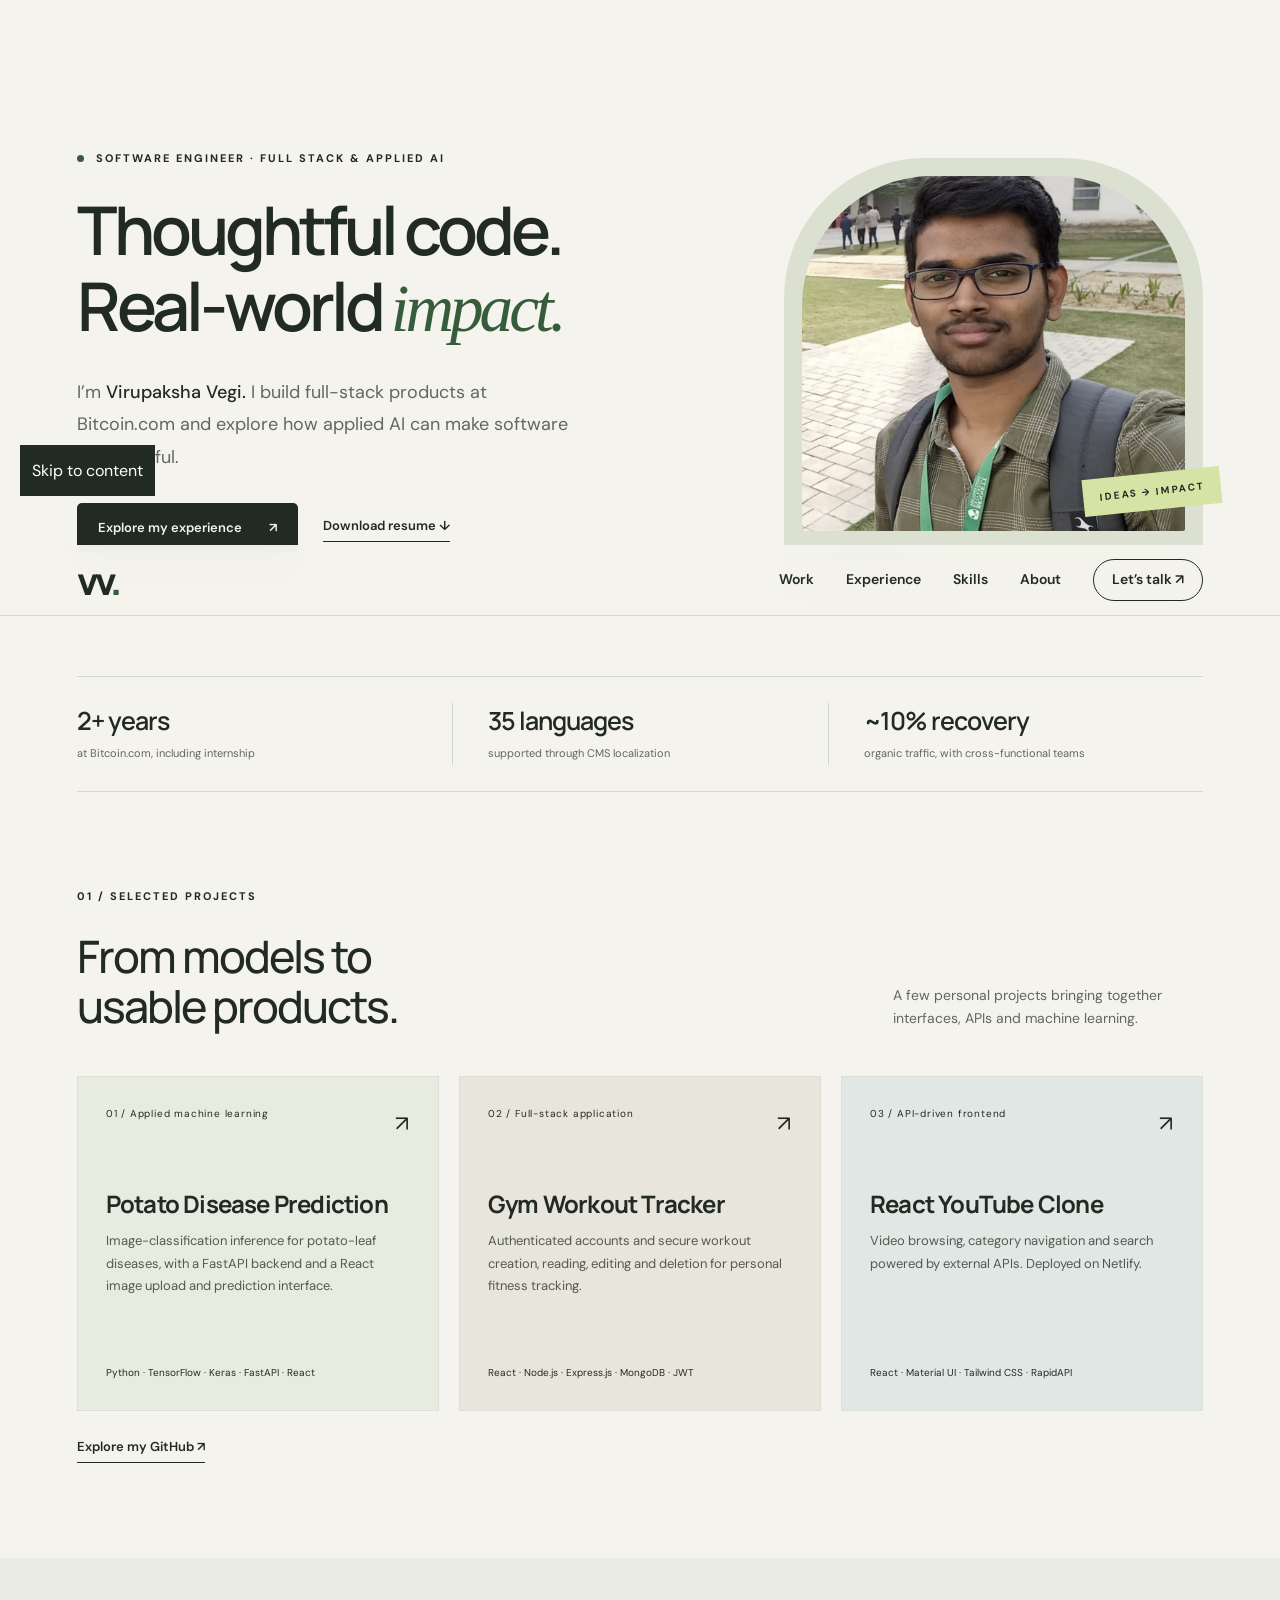
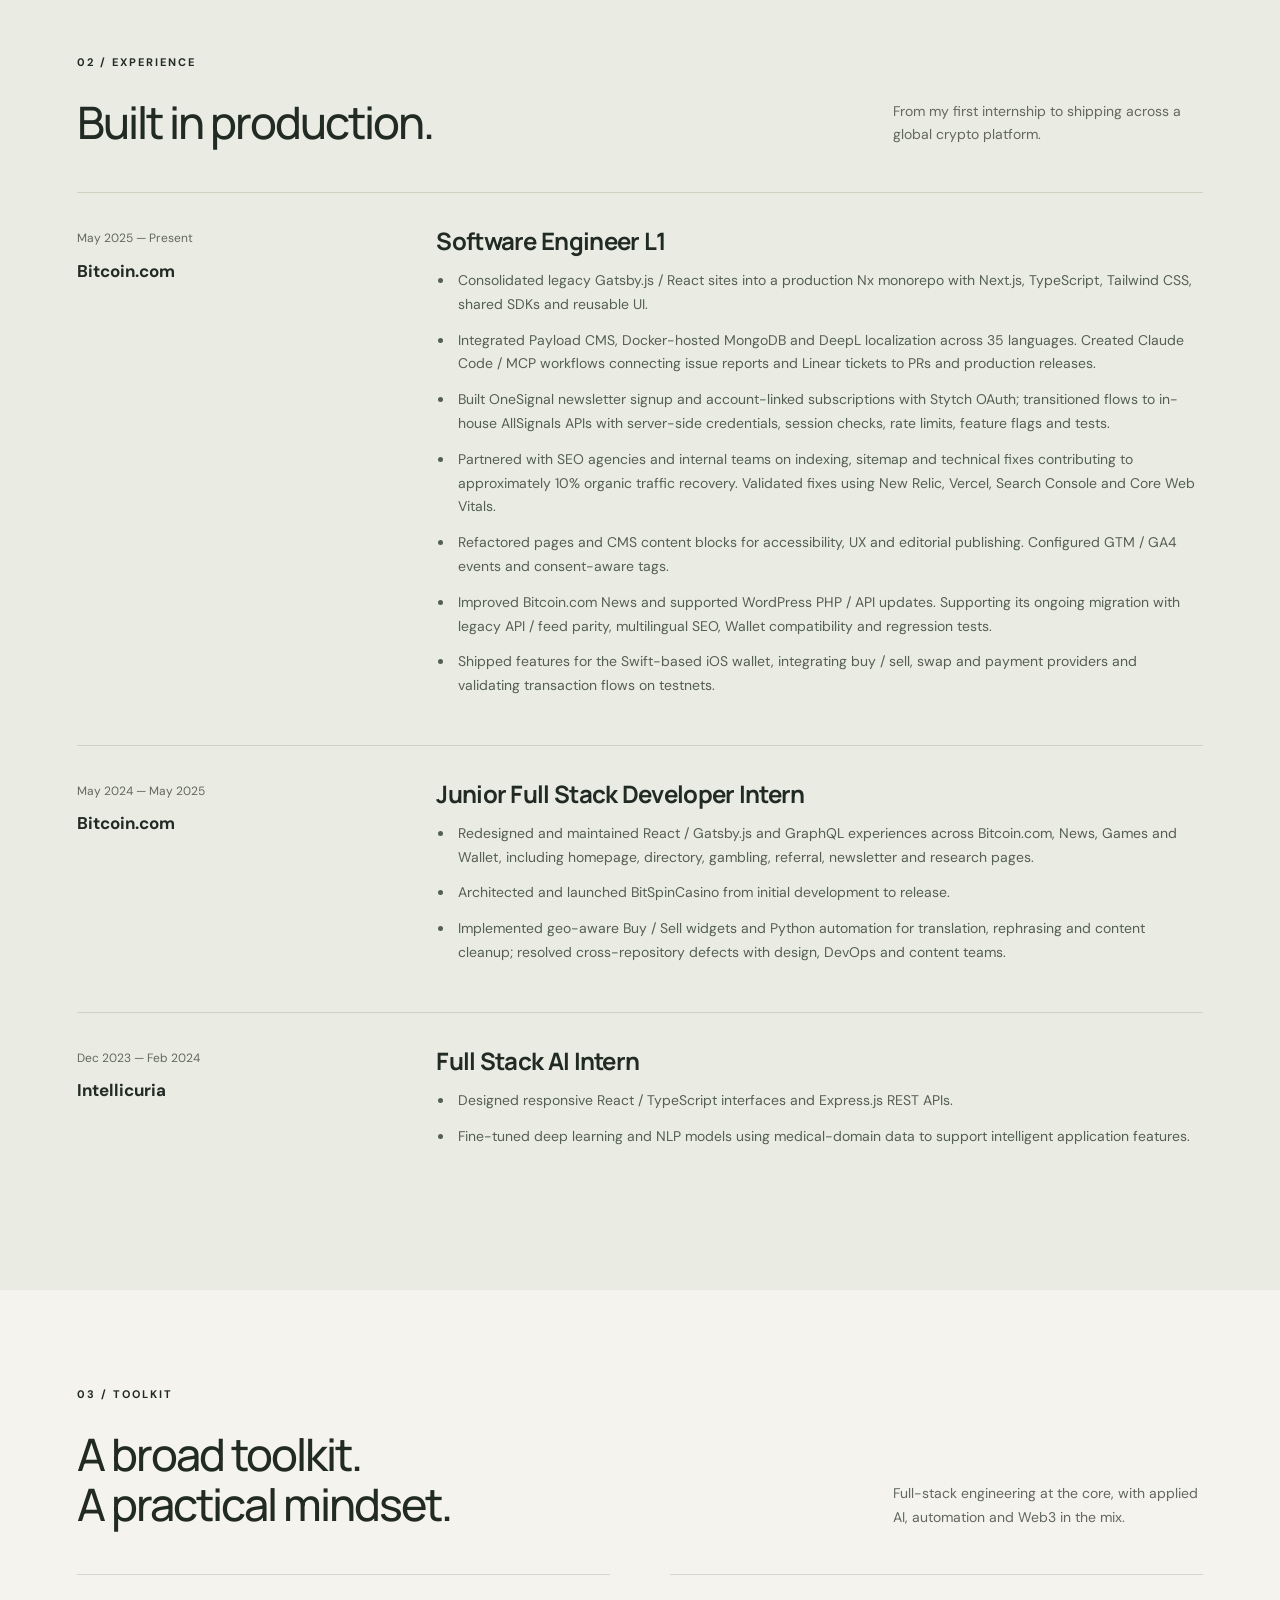
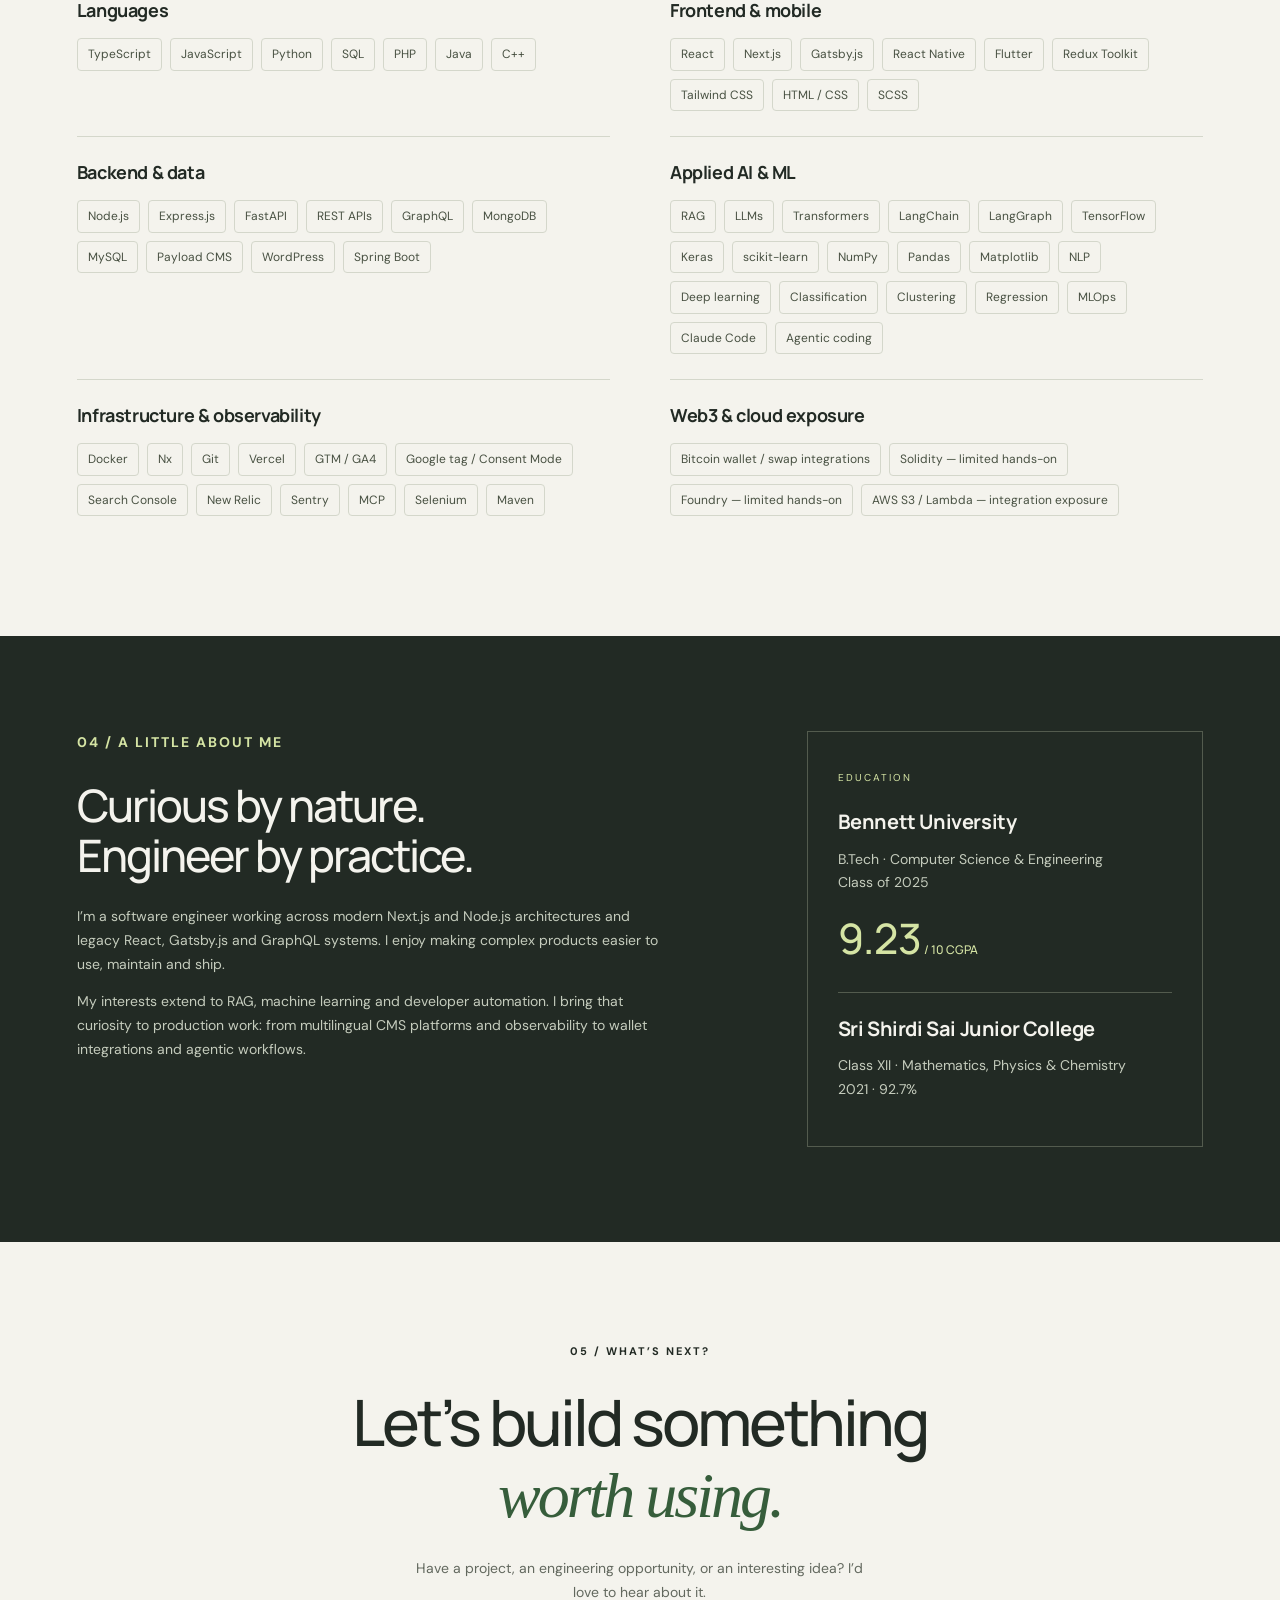
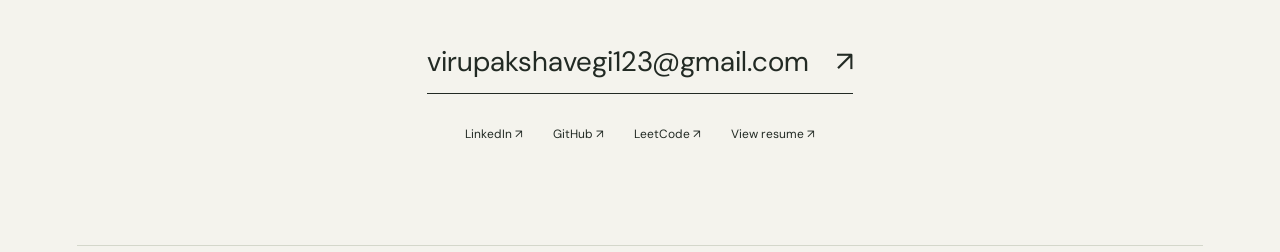
<file: skills.html>
<!doctype html><html lang="en"><head><meta charset="utf-8"><meta name="viewport" content="width=device-width, initial-scale=1"><meta http-equiv="refresh" content="0;url=index.html#skills"><title>Skills — Virupaksha Vegi</title><link rel="canonical" href="https://portfolio-website-nu-teal.vercel.app/#skills"></head><body><a href="index.html#skills">Continue to skills</a></body></html>
</file>
<file: style.css>
@import url('https://fonts.googleapis.com/css2?family=DM+Sans:wght@400;450;500;600;700&family=Manrope:wght@400;500;600;700;800&display=swap');
:root{--paper:#f4f3ed;--ink:#222a24;--muted:#62685e;--green:#365d3b;--lime:#d5e4a4;--line:#d4d7cb}*{box-sizing:border-box}html{scroll-behavior:smooth;scroll-padding-top:100px}body{margin:0;background:var(--paper);color:var(--ink);font:16px/1.7 'DM Sans',sans-serif}a{color:inherit;text-decoration:none}button{font:inherit}a,button{-webkit-tap-highlight-color:transparent}a:focus-visible,button:focus-visible{outline:3px solid var(--green);outline-offset:6px}.wrap{width:min(1200px,88%);margin-inline:auto}header{position:sticky;top:0;z-index:10;background:#f4f3edf5;border-bottom:1px solid var(--line);display:flex;align-items:center;justify-content:space-between;padding:14px 6%;backdrop-filter:blur(16px)}.brand{font:800 38px/1 'Manrope',sans-serif;letter-spacing:-4px}.brand span{color:var(--green)}nav{display:flex;align-items:center;gap:32px;font-size:14px;font-weight:600}nav a:hover,.text-link:hover,.contact-links a:hover{color:var(--green);text-decoration:underline;text-underline-offset:6px}.nav-contact{border:1px solid var(--ink);padding:8px 18px;border-radius:30px}.menu-toggle{display:none}.skip{position:fixed;left:20px;top:-100px;background:var(--ink);color:white;padding:12px;z-index:20}.skip:focus{top:10px}.hero{display:grid;grid-template-columns:1.5fr 1fr;gap:7%;align-items:center;padding-block:78px 65px}.eyebrow{font-size:11px;letter-spacing:2px;font-weight:700;margin:0 0 25px}.dot{display:inline-block;background:var(--green);width:7px;height:7px;border-radius:50%;margin-right:7px}h1,h2,h3{font-family:'Manrope',sans-serif;line-height:1.12;margin:0;letter-spacing:-2px}h1{font-size:clamp(45px,5.25vw,76px);font-weight:600;letter-spacing:-4px}em{font-family:Georgia,serif;font-weight:400;color:var(--green)}.intro{max-width:510px;font-size:18px;line-height:1.8;color:var(--muted);margin:30px 0}.intro strong{color:var(--ink);font-weight:500}.actions{display:flex;gap:25px;align-items:center;flex-wrap:wrap}.button{padding:14px 21px;border-radius:5px;font-size:13px;font-weight:600;display:inline-flex;gap:27px}.dark{background:var(--ink);color:var(--paper)}.dark:hover{background:var(--green)}.text-link{font-size:13px;font-weight:600;border-bottom:1px solid;padding-bottom:4px}.hero-note{font-size:11px;color:var(--muted);margin-top:28px}.portrait{margin:0;position:relative;background:#dbe0d0;padding:18px 18px 0;border-radius:140px 140px 6px 6px;isolation:isolate}.portrait img{display:block;width:100%;height:355px;object-fit:cover;object-position:center 25%;border-radius:130px 130px 2px 2px;filter:saturate(.65)}figcaption{display:flex;flex-direction:column;padding:17px 5px;font-size:10px;letter-spacing:1px}figcaption span+span{color:var(--muted);letter-spacing:0;font-size:12px}.portrait-label{position:absolute;right:-18px;bottom:92px;background:var(--lime);padding:10px 16px;transform:rotate(-6deg);font-size:10px;font-weight:700;letter-spacing:2px}.proof{display:grid;grid-template-columns:repeat(3,1fr);padding-block:26px;border-top:1px solid var(--line);border-bottom:1px solid var(--line)}.proof div{padding-left:35px;border-left:1px solid var(--line)}.proof div:first-child{padding-left:0;border:0}.proof strong{display:block;font:600 25px 'Manrope',sans-serif;letter-spacing:-1px}.proof span{font-size:11px;color:var(--muted)}.section{padding-block:95px}.section-heading{display:flex;justify-content:space-between;align-items:end;gap:40px;margin-bottom:45px}h2{font-size:clamp(34px,3.5vw,48px);font-weight:500}.section-heading>p{max-width:310px;font-size:14px;color:var(--muted);margin:0}.projects{display:grid;grid-template-columns:repeat(3,1fr);gap:20px}.project{padding:28px;background:#e8ebdf;border:1px solid #dce0d2;display:flex;flex-direction:column;min-height:335px}.project:nth-child(2){background:#e8e5dc}.project:nth-child(3){background:#e1e7e4}.project-top{display:flex;justify-content:space-between;font-size:10px;letter-spacing:.8px;margin-bottom:48px}.project-top span+span{font-size:22px}.project h3{font-size:24px;letter-spacing:-.8px}.project p{font-size:13px;color:#535b50}.project small{font-size:10px;line-height:1.8;margin-top:auto;padding-top:18px}.more{display:inline-block;margin-top:25px}.experience{background:#eaece3}.role{display:grid;grid-template-columns:1fr 2.4fr;gap:40px;border-top:1px solid #cdd2c3;padding-block:35px}.role-meta{font-size:12px;color:var(--muted)}.role-meta strong{color:var(--ink);font-size:17px;display:block;margin-top:8px}.role h3{font-size:24px;letter-spacing:-.7px}.role ul{padding-left:18px;margin-bottom:0;color:#555f51;font-size:14px}.role li{padding-left:4px;margin-bottom:12px}.skills{display:grid;grid-template-columns:1fr 1fr;column-gap:60px}.skill-group{border-top:1px solid var(--line);padding:25px 0}.skill-group h3{font-size:18px;letter-spacing:-.4px;margin-bottom:18px}.tags{display:flex;flex-wrap:wrap;gap:8px}.tags span{border:1px solid var(--line);border-radius:4px;padding:5px 10px;font-size:12px;color:#485142}.about{background:var(--ink);color:var(--paper)}.about-grid{display:grid;grid-template-columns:1.5fr 1fr;gap:12%}.about h2{margin-bottom:25px}.about p{font-size:14px;color:#c5ccbd}.about .eyebrow{color:var(--lime)}.education{padding:30px;border:1px solid #535b4e}.mini-label{font-size:10px;letter-spacing:2px;color:var(--lime)}.education h3{font-size:20px;letter-spacing:-.4px;margin-top:22px}.grade{font:500 42px 'Manrope',sans-serif;color:var(--lime)}.grade span{font-size:12px}.education hr{border:0;border-top:1px solid #535b4e;margin:25px 0}.contact{text-align:center;padding-block:100px}.contact h2{font-size:clamp(40px,5vw,66px);letter-spacing:-3px}.contact>p:not(.eyebrow){max-width:460px;margin:25px auto;color:var(--muted);font-size:14px}.email{display:inline-block;font-size:clamp(16px,2.4vw,28px);border-bottom:1px solid var(--ink);padding-block:8px;overflow-wrap:anywhere}.email span{margin-left:20px}.contact-links{display:flex;justify-content:center;flex-wrap:wrap;gap:30px;margin-top:30px;font-size:12px}footer{border-top:1px solid var(--line);display:flex;justify-content:space-between;gap:20px;padding-block:25px;font-size:10px;color:var(--muted)}@media(min-width:1500px){.hero{padding-block:100px}.portrait img{height:420px}}@media(max-width:800px){nav{gap:18px}.hero{gap:5%;padding-top:50px}h1{letter-spacing:-2.5px}.portrait img{height:300px}.actions{gap:15px}.projects{grid-template-columns:1fr}.project{min-height:260px}.project-top{margin-bottom:30px}.section{padding-block:65px}.about-grid{gap:7%}.proof strong{font-size:21px}.proof div{padding-left:18px}}@media(max-width:600px){header{padding-block:16px}.menu-toggle{display:block;background:none;border:1px solid var(--line);padding:4px 12px;border-radius:4px;font-size:13px}.menu-toggle span{margin-left:15px}nav{display:none;position:absolute;top:100%;left:0;right:0;background:var(--paper);padding:25px 6%;border-bottom:1px solid var(--line);align-items:start;flex-direction:column}nav.open{display:flex}.hero{grid-template-columns:1fr;gap:40px;padding-block:45px}.hero .eyebrow{font-size:9px;letter-spacing:1px}h1{font-size:49px}.intro{font-size:16px}.portrait{max-width:350px;width:100%;justify-self:center}.portrait img{height:320px}.proof{grid-template-columns:1fr;gap:16px}.proof div,.proof div:first-child{display:flex;align-items:center;justify-content:space-between;gap:15px;padding:0;border:0}.proof strong{font-size:21px;white-space:nowrap}.proof span{max-width:160px;text-align:right}.section-heading{display:block;margin-bottom:30px}.section-heading>p{margin-top:22px}.role{grid-template-columns:1fr;gap:18px}.role-meta strong{margin-top:2px}.skills,.about-grid{grid-template-columns:1fr}.about-grid{gap:35px}.email span{margin-left:3px}.contact-links{gap:20px}footer{flex-wrap:wrap}footer span:nth-child(2){display:none}}@media(prefers-reduced-motion:reduce){html{scroll-behavior:auto}}
</file>
